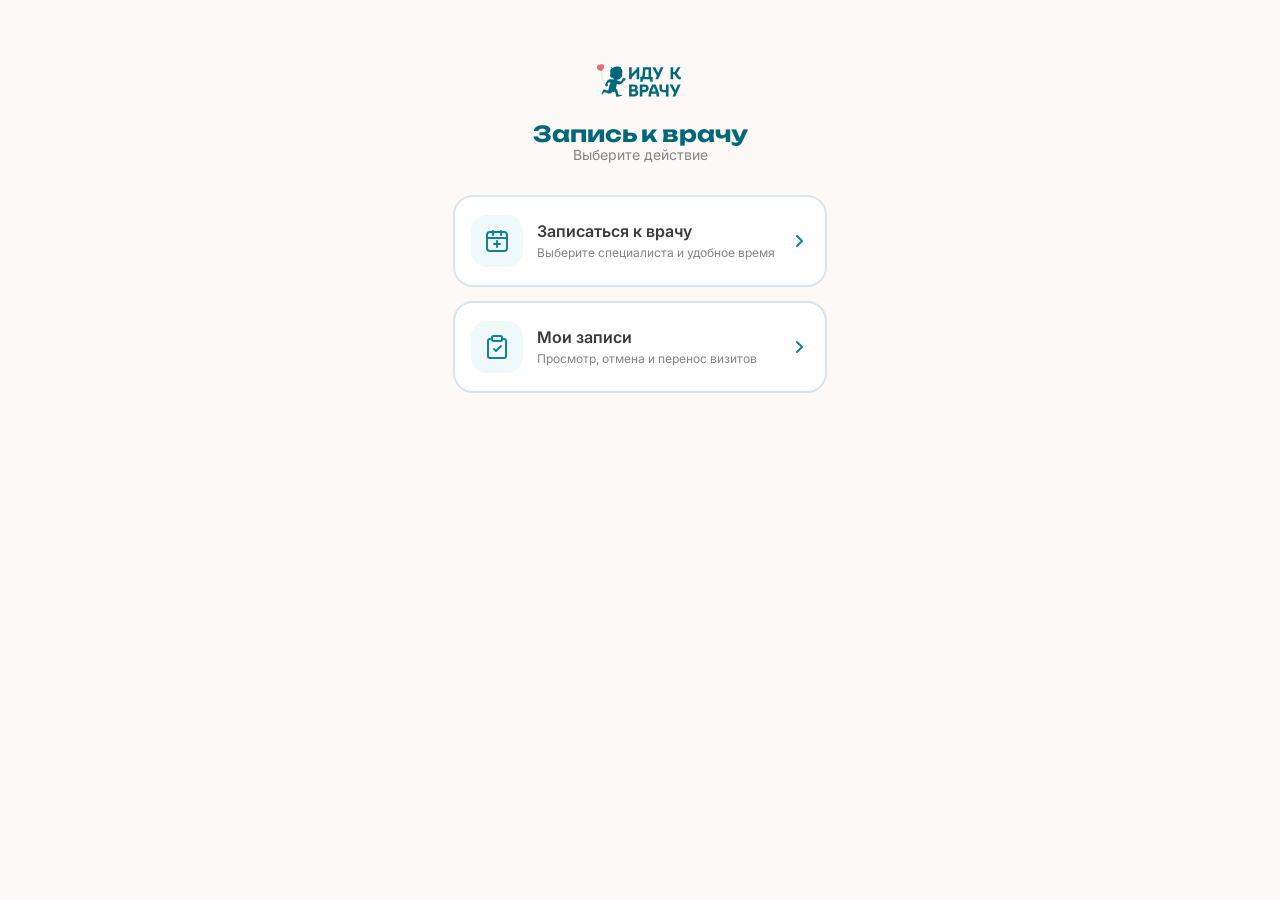
<file: frontend/booking.html>
<!DOCTYPE html>
<html lang="ru">
<head>
  <meta charset="UTF-8">
  <meta name="viewport" content="width=device-width, initial-scale=1.0">
  <title>Запись к врачу | Иду к врачу</title>
  <link rel="preconnect" href="https://fonts.googleapis.com">
  <link rel="preconnect" href="https://fonts.gstatic.com" crossorigin>
  <link href="https://fonts.googleapis.com/css2?family=Inter:wght@400;500;600;700;800&family=Unbounded:wght@500;700&display=swap" rel="stylesheet">
  <link rel="stylesheet" href="styles/main.css?v=20260515b">
  <script src="/frontend/service-icons.js" defer></script>
  <style>
    /* ─── Booking-specific additions ─── */

    /* Step progress bar */
    .booking-progress {
      display: flex;
      align-items: center;
      gap: 6px;
      padding: 0 2px 18px;
    }
    .booking-progress__dot {
      height: 4px;
      border-radius: 99px;
      background: #D9E4EA;
      flex: 1;
      transition: background 0.35s ease, flex 0.35s ease;
    }
    .booking-progress__dot--active {
      background: var(--btn-color);
      flex: 2;
    }
    .booking-progress__dot--done {
      background: #16D0CA66;
    }

    /* Step screens — slide transition */
    .booking-step {
      display: none;
      animation: slideIn 0.28s cubic-bezier(0.22, 1, 0.36, 1);
    }
    .booking-step--active {
      display: block;
    }
    @keyframes slideIn {
      from { opacity: 0; transform: translateX(22px); }
      to   { opacity: 1; transform: translateX(0); }
    }
    @keyframes slideBack {
      from { opacity: 0; transform: translateX(-22px); }
      to   { opacity: 1; transform: translateX(0); }
    }
    .booking-step--back {
      animation: slideBack 0.28s cubic-bezier(0.22, 1, 0.36, 1);
    }

    /* Section title inside steps */
    .step-title {
      margin: 0 0 6px;
      color: #3B3B3B;
      font-size: 18px;
      font-weight: 700;
      line-height: 1.2;
    }
    .step-subtitle {
      margin: 0 0 20px;
      color: #848484;
      font-size: 13px;
      line-height: 1.5;
    }

    /* Service cards */
    .service-list {
      display: grid;
      gap: 12px;
    }
    .service-group {
      display: grid;
      gap: 12px;
    }
    .service-group + .service-group {
      margin-top: 18px;
    }
    .service-group__header {
      display: flex;
      align-items: center;
      gap: 10px;
      padding: 0 4px;
      color: #128395;
    }
    .service-group__header-icon {
      width: 26px;
      height: 26px;
      display: flex;
      align-items: center;
      justify-content: center;
    }
    .service-group__title {
      margin: 0;
      font-size: 13px;
      font-weight: 700;
      text-transform: uppercase;
      letter-spacing: 0.5px;
      color: #128395;
    }
    .service-card {
      display: flex;
      align-items: center;
      gap: 14px;
      padding: 16px;
      border-radius: 18px;
      background: #fff;
      border: 2px solid #D9E4EA;
      cursor: pointer;
      transition: border-color 0.2s, box-shadow 0.2s, transform 0.15s;
      -webkit-tap-highlight-color: transparent;
    }
    .service-card:active {
      transform: scale(0.98);
    }
    .service-card--selected {
      border-color: var(--btn-color);
      box-shadow: 0 0 0 3px rgba(0, 185, 194, 0.12);
    }
    .service-card__icon {
      width: 52px;
      height: 52px;
      border-radius: 14px;
      background: #F0F9FA;
      display: flex;
      align-items: center;
      justify-content: center;
      flex-shrink: 0;
    }
    .service-card__icon img {
      width: 28px;
      height: 28px;
    }
    .service-card__body {
      flex: 1;
    }
    .service-card__title {
      margin: 0 0 4px;
      color: #3B3B3B;
      font-size: 15px;
      font-weight: 600;
      line-height: 1.2;
    }
    .service-card__desc {
      margin: 0;
      color: #848484;
      font-size: 12px;
      line-height: 1.4;
    }
    .service-card__check {
      width: 22px;
      height: 22px;
      border-radius: 50%;
      border: 2px solid #D9E4EA;
      background: #fff;
      display: flex;
      align-items: center;
      justify-content: center;
      flex-shrink: 0;
      transition: background 0.2s, border-color 0.2s;
    }
    .service-card--selected .service-card__check {
      background: var(--btn-color);
      border-color: var(--btn-color);
    }
    .service-card__check img {
      display: none;
    }
    .service-card--selected .service-card__check img {
      display: block;
    }

    /* Clinic list */
    .clinic-list {
      display: grid;
      gap: 12px;
    }
    .clinic-card {
      padding: 16px;
      border-radius: 18px;
      background: #fff;
      border: 2px solid #D9E4EA;
      cursor: pointer;
      transition: border-color 0.2s, box-shadow 0.2s, transform 0.15s;
      -webkit-tap-highlight-color: transparent;
    }
    .clinic-card:active {
      transform: scale(0.98);
    }
    .clinic-card--selected {
      border-color: var(--btn-color);
      box-shadow: 0 0 0 3px rgba(0, 185, 194, 0.12);
    }
    .clinic-card__name {
      margin: 0 0 4px;
      color: #3B3B3B;
      font-size: 15px;
      font-weight: 600;
    }
    .clinic-card__addr {
      margin: 0 0 8px;
      color: #848484;
      font-size: 12px;
      line-height: 1.45;
    }
    .clinic-card__meta {
      display: flex;
      gap: 10px;
      flex-wrap: wrap;
    }
    .clinic-tag {
      display: inline-flex;
      align-items: center;
      height: 22px;
      padding: 0 8px;
      border-radius: 99px;
      background: #E0F7F6;
      color: #128395;
      font-size: 11px;
      font-weight: 600;
    }

    /* Calendar */
    .calendar-header {
      display: flex;
      align-items: center;
      justify-content: space-between;
      margin-bottom: 14px;
    }
    .calendar-month {
      color: #3B3B3B;
      font-size: 15px;
      font-weight: 600;
    }
    .cal-nav {
      width: 34px;
      height: 34px;
      border-radius: 10px;
      border: none;
      background: #F0F9FA;
      color: #128395;
      font-size: 16px;
      display: flex;
      align-items: center;
      justify-content: center;
      cursor: pointer;
      line-height: 1;
    }
    .cal-grid {
      display: grid;
      grid-template-columns: repeat(7, 1fr);
      gap: 4px;
      margin-bottom: 20px;
    }
    .cal-day-label {
      text-align: center;
      font-size: 11px;
      font-weight: 600;
      color: #848484;
      padding-bottom: 6px;
    }
    .cal-day {
      width: 100%;
      aspect-ratio: 1;
      border-radius: 10px;
      border: none;
      background: transparent;
      color: #3B3B3B;
      font-size: 13px;
      font-weight: 500;
      cursor: pointer;
      display: flex;
      align-items: center;
      justify-content: center;
      transition: background 0.15s, color 0.15s;
    }
    .cal-day:hover:not(:disabled):not(.cal-day--selected) {
      background: #E0F7F6;
      color: #128395;
    }
    .cal-day--selected {
      background: var(--btn-color);
      color: #fff;
      font-weight: 700;
    }
    .cal-day--today:not(.cal-day--selected) {
      color: var(--btn-color);
      font-weight: 700;
    }
    .cal-day:disabled {
      color: #D9E4EA;
      cursor: default;
    }
    .cal-day--empty {
      pointer-events: none;
    }

    /* Time slots */
    .slots-label {
      margin: 0 0 10px;
      color: #3B3B3B;
      font-size: 14px;
      font-weight: 600;
    }
    .slots-grid {
      display: grid;
      grid-template-columns: repeat(4, 1fr);
      gap: 8px;
      margin-bottom: 4px;
    }
    .slot-btn {
      padding: 10px 4px;
      border-radius: 12px;
      border: 2px solid #D9E4EA;
      background: #fff;
      color: #3B3B3B;
      font-size: 13px;
      font-weight: 500;
      cursor: pointer;
      text-align: center;
      transition: border-color 0.15s, background 0.15s, color 0.15s;
    }
    .slot-btn--selected {
      border-color: var(--btn-color);
      background: var(--btn-color);
      color: #fff;
      font-weight: 700;
    }
    .slot-btn--busy {
      color: #D9E4EA;
      cursor: default;
      pointer-events: none;
    }

    /* Form */
    .booking-form {
      display: grid;
      gap: 14px;
    }
    .form-group {
      display: flex;
      flex-direction: column;
      gap: 6px;
    }
    .form-label {
      color: #3B3B3B;
      font-size: 13px;
      font-weight: 600;
    }
    .form-label span {
      color: #848484;
      font-weight: 400;
    }
    .form-input {
      width: 100%;
      padding: 12px 14px;
      border-radius: 12px;
      border: 2px solid #D9E4EA;
      background: #fff;
      color: #3B3B3B;
      font-family: "Inter", Arial, sans-serif;
      font-size: 14px;
      outline: none;
      transition: border-color 0.2s;
      box-sizing: border-box;
    }
    .form-input:focus {
      border-color: var(--btn-color);
    }
    .form-input::placeholder {
      color: #C0CDD4;
    }
    .form-input--textarea {
      resize: none;
      min-height: 72px;
      line-height: 1.5;
    }
    .form-hint {
      color: #848484;
      font-size: 11px;
      line-height: 1.4;
    }
    .form-section-title {
      margin: 6px 0 0;
      color: #128395;
      font-size: 12px;
      font-weight: 700;
      text-transform: uppercase;
      letter-spacing: 0.06em;
    }

    /* Summary card */
    .summary-card {
      padding: 18px;
      border-radius: 18px;
      background: #fff;
      border: 2px solid #16D0CA33;
      margin-bottom: 16px;
    }
    .summary-row {
      display: flex;
      align-items: flex-start;
      gap: 10px;
      padding: 10px 0;
      border-bottom: 1px solid #F0F4F5;
    }
    .summary-row:last-child {
      border-bottom: none;
      padding-bottom: 0;
    }
    .summary-row:first-child {
      padding-top: 0;
    }
    .summary-icon {
      width: 34px;
      height: 34px;
      border-radius: 10px;
      background: #F0F9FA;
      display: flex;
      align-items: center;
      justify-content: center;
      flex-shrink: 0;
    }
    .summary-icon img {
      width: 16px;
      height: 16px;
    }
    .summary-label {
      margin: 0 0 2px;
      color: #848484;
      font-size: 11px;
      font-weight: 600;
      text-transform: uppercase;
      letter-spacing: 0.05em;
    }
    .summary-value {
      margin: 0;
      color: #3B3B3B;
      font-size: 14px;
      font-weight: 500;
      line-height: 1.4;
    }

    /* Success screen */
    .success-screen {
      display: flex;
      flex-direction: column;
      align-items: center;
      text-align: center;
      padding-top: 40px;
    }
    .success-icon-wrap {
      width: 88px;
      height: 88px;
      border-radius: 50%;
      background: linear-gradient(135deg, #16D0CA22, #00B9C222);
      display: flex;
      align-items: center;
      justify-content: center;
      margin-bottom: 24px;
    }
    .success-icon-wrap img {
      width: 44px;
      height: 44px;
    }
    .success-title {
      margin: 0 0 10px;
      color: #3B3B3B;
      font-size: 22px;
      font-weight: 700;
      line-height: 1.2;
    }
    .success-text {
      margin: 0 0 28px;
      color: #848484;
      font-size: 14px;
      line-height: 1.6;
      max-width: 280px;
    }
    .success-remind-card {
      width: 100%;
      padding: 16px;
      border-radius: 16px;
      background: #F0F9FA;
      border: 1px solid #16D0CA33;
      margin-bottom: 28px;
      text-align: left;
    }
    .success-remind-label {
      margin: 0 0 4px;
      color: #128395;
      font-size: 11px;
      font-weight: 700;
      text-transform: uppercase;
      letter-spacing: 0.06em;
    }
    .success-remind-text {
      margin: 0;
      color: #3B3B3B;
      font-size: 14px;
      font-weight: 500;
    }

    /* Bottom sticky CTA */
    .booking-cta {
      position: sticky;
      bottom: 0;
      left: 0;
      right: 0;
      padding: 12px 0 20px;
      background: linear-gradient(to top, #fdf9f6 70%, transparent);
      margin: 0 -16px;
      padding-left: 16px;
      padding-right: 16px;
    }

    .btn-booking {
      display: flex;
      align-items: center;
      justify-content: center;
      width: 100%;
      min-height: 52px;
      border-radius: 16px;
      border: none;
      background: var(--btn-color);
      color: #fff;
      font-family: "Inter", Arial, sans-serif;
      font-size: 16px;
      font-weight: 600;
      cursor: pointer;
      transition: transform 0.15s, opacity 0.15s;
      -webkit-tap-highlight-color: transparent;
    }
    .btn-booking:active {
      transform: scale(0.98);
    }
    .btn-booking:disabled {
      opacity: 0.45;
      cursor: default;
      transform: none;
    }
    .btn-booking--secondary {
      background: #E9F5F7;
      color: #128395;
    }

    /* Info tag in topbar */
    .step-badge {
      display: flex;
      align-items: center;
      justify-content: center;
      height: 34px;
      padding: 0 14px;
      border-radius: 16px;
      background: #00B9C2;
    }
    .step-badge__text {
      margin: 0;
      color: #fff;
      font-size: 14px;
      font-weight: 600;
    }

    /* Selected summary strip */
    .selection-strip {
      display: flex;
      align-items: center;
      gap: 8px;
      padding: 10px 14px;
      border-radius: 12px;
      background: #F0F9FA;
      border: 1px solid #16D0CA33;
      margin-bottom: 16px;
    }
    .selection-strip__text {
      margin: 0;
      color: #128395;
      font-size: 13px;
      font-weight: 500;
      line-height: 1.3;
    }

    /* Error state */
    .form-input--error {
      border-color: #F16567;
    }
    .form-error {
      color: #F16567;
      font-size: 11px;
    }

    /* Saved profile banner */
    .profile-banner {
      display: flex;
      align-items: center;
      justify-content: space-between;
      gap: 10px;
      padding: 10px 14px;
      border-radius: 12px;
      background: #E0F7F6;
      border: 1px solid #16D0CA55;
      margin-bottom: 6px;
    }
    .profile-banner__text {
      margin: 0;
      color: #128395;
      font-size: 12px;
      font-weight: 500;
      line-height: 1.4;
    }
    .profile-banner__clear {
      flex-shrink: 0;
      background: none;
      border: none;
      color: #128395;
      font-size: 12px;
      font-weight: 600;
      cursor: pointer;
      padding: 2px 6px;
      border-radius: 6px;
      text-decoration: underline;
      text-underline-offset: 2px;
    }

    /* Loader dots */
    .loader {
      display: flex;
      align-items: center;
      justify-content: center;
      gap: 6px;
      padding: 28px 0;
    }
    .loader__dot {
      width: 8px;
      height: 8px;
      border-radius: 50%;
      background: var(--btn-color);
      animation: bounce 0.9s ease-in-out infinite;
    }
    .loader__dot:nth-child(2) { animation-delay: 0.15s; }
    .loader__dot:nth-child(3) { animation-delay: 0.3s; }
    @keyframes bounce {
      0%, 60%, 100% { transform: translateY(0); opacity: 0.5; }
      30% { transform: translateY(-8px); opacity: 1; }
    }

    /* ─── Doctor cards ─── */
    .doctor-list {
      display: grid;
      gap: 14px;
      margin-bottom: 4px;
    }
    .doctor-card {
      padding: 16px;
      border-radius: 18px;
      background: #fff;
      border: 2px solid #D9E4EA;
      cursor: pointer;
      transition: border-color 0.2s, box-shadow 0.2s;
      -webkit-tap-highlight-color: transparent;
    }
    .doctor-card--selected {
      border-color: var(--btn-color);
      box-shadow: 0 0 0 3px rgba(0,185,194,0.12);
    }
    .doctor-card__top {
      display: flex;
      gap: 12px;
      align-items: flex-start;
      margin-bottom: 12px;
    }
    .doctor-card__avatar {
      width: 56px;
      height: 56px;
      border-radius: 50%;
      flex-shrink: 0;
      display: flex;
      align-items: center;
      justify-content: center;
      font-size: 18px;
      font-weight: 700;
      color: #fff;
      position: relative;
    }
    .doctor-card__avatar-dot {
      display: none;
    }
    .doctor-card__info {
      flex: 1;
    }
    .doctor-card__name {
      margin: 0 0 4px;
      color: #3B3B3B;
      font-size: 15px;
      font-weight: 600;
      line-height: 1.25;
    }
    .doctor-card__spec {
      margin: 0;
      color: #848484;
      font-size: 12px;
      line-height: 1.4;
    }
    .doctor-card__price {
      display: inline-flex;
      align-items: center;
      height: 28px;
      padding: 0 10px;
      border-radius: 99px;
      background: #E0F7F6;
      color: #128395;
      font-size: 13px;
      font-weight: 700;
      white-space: nowrap;
      flex-shrink: 0;
    }
    .doctor-card__tags {
      display: flex;
      flex-wrap: wrap;
      gap: 6px;
      margin-bottom: 14px;
    }
    .doctor-tag {
      display: inline-flex;
      align-items: center;
      gap: 5px;
      height: 26px;
      padding: 0 10px;
      border-radius: 99px;
      background: #F0F9FA;
      color: #3B3B3B;
      font-size: 11px;
      font-weight: 500;
    }
    .doctor-tag img {
      width: 12px;
      height: 12px;
      flex-shrink: 0;
    }
    .doctor-slots-label {
      margin: 0 0 8px;
      color: #3B3B3B;
      font-size: 13px;
      font-weight: 600;
    }
    .doctor-slots {
      display: flex;
      flex-wrap: wrap;
      gap: 8px;
    }
    .doctor-slot {
      padding: 8px 14px;
      border-radius: 12px;
      border: 2px solid #D9E4EA;
      background: #fff;
      color: #3B3B3B;
      font-size: 13px;
      font-weight: 500;
      cursor: pointer;
      transition: border-color 0.15s, background 0.15s, color 0.15s;
    }
    .doctor-slot--selected {
      border-color: var(--btn-color);
      background: var(--btn-color);
      color: #fff;
      font-weight: 700;
    }
    /* ─── Start screen ─── */
    .start-hero {
      display: flex;
      flex-direction: column;
      align-items: center;
      padding: 48px 0 32px;
      text-align: center;
    }
    .start-logo {
      width: 100px;
      height: 40px;
      object-fit: contain;
      margin-bottom: 20px;
    }
    .start-title {
      margin: 0 0 8px;
      color: #006879;
      font-family: "Unbounded", Arial, sans-serif;
      font-size: 22px;
      font-weight: 700;
      line-height: 1.2;
    }
    .start-subtitle {
      margin: 0;
      color: #848484;
      font-size: 14px;
    }
    .start-actions {
      display: grid;
      gap: 14px;
    }
    .start-action-card {
      display: flex;
      align-items: center;
      gap: 14px;
      padding: 18px 16px;
      border-radius: 20px;
      background: #fff;
      border: 2px solid #D9E4EA;
      cursor: pointer;
      text-align: left;
      transition: border-color 0.2s, box-shadow 0.2s, transform 0.15s;
      -webkit-tap-highlight-color: transparent;
      width: 100%;
    }
    .start-action-card:active { transform: scale(0.98); }
    .start-action-card:hover { border-color: var(--btn-color); box-shadow: 0 0 0 3px rgba(0,185,194,0.10); }
    .start-action-icon {
      width: 52px;
      height: 52px;
      border-radius: 16px;
      display: flex;
      align-items: center;
      justify-content: center;
      flex-shrink: 0;
    }
    .start-action-body { flex: 1; }
    .start-action-title {
      margin: 0 0 4px;
      color: #3B3B3B;
      font-size: 16px;
      font-weight: 600;
    }
    .start-action-desc {
      margin: 0;
      color: #848484;
      font-size: 12px;
      line-height: 1.4;
    }
    .start-action-arrow { flex-shrink: 0; }

    /* ─── My appointments screen ─── */
    .appt-empty {
      display: flex;
      flex-direction: column;
      align-items: center;
      text-align: center;
      padding: 48px 16px 0;
      gap: 12px;
    }
    .appt-empty-icon {
      width: 72px;
      height: 72px;
      border-radius: 50%;
      background: #F0F9FA;
      display: flex;
      align-items: center;
      justify-content: center;
    }
    .appt-empty-title {
      margin: 0;
      color: #3B3B3B;
      font-size: 17px;
      font-weight: 600;
    }
    .appt-empty-text {
      margin: 0;
      color: #848484;
      font-size: 14px;
      line-height: 1.55;
      max-width: 260px;
    }
    .appt-card {
      padding: 16px;
      border-radius: 18px;
      background: #fff;
      border: 2px solid #D9E4EA;
      margin-bottom: 12px;
    }
    .appt-card__service {
      margin: 0 0 4px;
      color: #3B3B3B;
      font-size: 15px;
      font-weight: 600;
    }
    .appt-card__clinic {
      margin: 0 0 10px;
      color: #848484;
      font-size: 12px;
    }
    .appt-card__meta {
      display: flex;
      align-items: center;
      justify-content: space-between;
    }
    .appt-card__date {
      color: #128395;
      font-size: 13px;
      font-weight: 600;
    }
    .appt-card__status {
      display: inline-flex;
      align-items: center;
      height: 24px;
      padding: 0 10px;
      border-radius: 99px;
      font-size: 11px;
      font-weight: 600;
    }
    .appt-card__status--upcoming { background: #E0F7F6; color: #128395; }
    .appt-card__status--pending { background: #FFF4E6; color: #E67E22; }
    .appt-card__status--past { background: #F0F4F5; color: #848484; }
    .appt-card__actions {
      display: flex;
      gap: 8px;
      margin-top: 12px;
      padding-top: 12px;
      border-top: 1px solid #EEF2F4;
    }
    .appt-card__btn {
      flex: 1;
      height: 38px;
      border-radius: 99px;
      border: none;
      font-size: 13px;
      font-weight: 600;
      cursor: pointer;
      font-family: inherit;
      transition: opacity .15s ease;
    }
    .appt-card__btn:active { opacity: .7; }
    .appt-card__btn:disabled { opacity: .5; cursor: not-allowed; }
    .appt-card__btn--reschedule { background: #E0F7F6; color: #128395; }
    .appt-card__btn--cancel { background: #FDECEC; color: #D14747; }

    /* ─── Custom Confirm Modal ─── */
    .confirm-overlay {
      position: fixed;
      inset: 0;
      background: rgba(9, 18, 29, 0.55);
      backdrop-filter: blur(6px);
      -webkit-backdrop-filter: blur(6px);
      display: flex;
      align-items: flex-end;
      z-index: 9999;
      opacity: 0;
      pointer-events: none;
      transition: opacity 0.25s ease;
    }
    .confirm-overlay--visible {
      opacity: 1;
      pointer-events: all;
    }
    .confirm-sheet {
      width: 100%;
      background: #fff;
      border-radius: 24px 24px 0 0;
      padding: 8px 20px 32px;
      transform: translateY(100%);
      transition: transform 0.32s cubic-bezier(0.22, 1, 0.36, 1);
      box-shadow: 0 -8px 40px rgba(9, 18, 29, 0.15);
    }
    .confirm-overlay--visible .confirm-sheet {
      transform: translateY(0);
    }
    .confirm-handle {
      width: 40px;
      height: 4px;
      background: #D9E4EA;
      border-radius: 99px;
      margin: 8px auto 20px;
    }
    .confirm-icon {
      width: 64px;
      height: 64px;
      background: #FDECEC;
      border-radius: 50%;
      display: flex;
      align-items: center;
      justify-content: center;
      margin: 0 auto 16px;
    }
    .confirm-title {
      font-family: "Inter", sans-serif;
      font-size: 18px;
      font-weight: 700;
      color: #3B3B3B;
      text-align: center;
      margin: 0 0 8px;
    }
    .confirm-desc {
      font-family: "Inter", sans-serif;
      font-size: 14px;
      color: #848484;
      text-align: center;
      line-height: 1.5;
      margin: 0 0 24px;
    }
    .confirm-actions {
      display: flex;
      flex-direction: column;
      gap: 10px;
    }
    .confirm-btn {
      width: 100%;
      height: 50px;
      border-radius: 99px;
      border: none;
      font-family: "Inter", sans-serif;
      font-size: 15px;
      font-weight: 600;
      cursor: pointer;
      transition: opacity 0.15s ease, transform 0.1s ease;
    }
    .confirm-btn:active { opacity: 0.75; transform: scale(0.98); }
    .confirm-btn--danger { background: #D14747; color: #fff; }
    .confirm-btn--neutral { background: #F0F4F5; color: #3B3B3B; }

  </style>
</head>
<body>
  <main class="app">
    <section class="screen screen--active" id="screen-booking" style="height: auto; min-height: 100vh; padding-bottom: 0;">

      <!-- ── SCREEN 0: Стартовый экран ──────────────────── -->
      <div class="booking-step booking-step--active" id="step-0" data-step="0">
        <div class="start-hero">
          <img class="start-logo" src="materials/img/Цветное лого.svg" alt="Иду к врачу">
          <h1 class="start-title">Запись к врачу</h1>
          <p class="start-subtitle">Выберите действие</p>
        </div>

        <div class="start-actions">
          <button class="start-action-card" id="btn-go-booking" type="button">
            <div class="start-action-icon" style="background: #F0F9FA;">
              <img src="materials/svg/icon-booking-card.svg" alt="" width="28" height="28">
            </div>
            <div class="start-action-body">
              <p class="start-action-title">Записаться к врачу</p>
              <p class="start-action-desc">Выберите специалиста и удобное время</p>
            </div>
            <img class="start-action-arrow" src="materials/svg/icon-chevron-right.svg" alt="" width="20" height="20">
          </button>

          <button class="start-action-card" id="btn-go-appointments" type="button">
            <div class="start-action-icon" style="background: #F0F9FA;">
              <img src="materials/svg/icon-appointments-card.svg" alt="" width="28" height="28">
            </div>
            <div class="start-action-body">
              <p class="start-action-title">Мои записи</p>
              <p class="start-action-desc">Просмотр, отмена и перенос визитов</p>
            </div>
            <img class="start-action-arrow" src="materials/svg/icon-chevron-right.svg" alt="" width="20" height="20">
          </button>
        </div>
      </div>

      <!-- TOPBAR (hidden on step-0) -->
      <header class="topbar" id="booking-topbar" style="display:none;">
        <button class="icon-button" type="button" id="booking-back" aria-label="Назад">
          <img src="materials/svg/icon-arrow.svg" alt="">
        </button>
        <div class="step-badge">
          <p class="step-badge__text" id="booking-badge-text">Запись к врачу</p>
        </div>
      </header>

      <!-- PROGRESS BAR -->
      <div class="booking-progress" id="booking-progress">
        <div class="booking-progress__dot" data-dot="1"></div>
        <div class="booking-progress__dot" data-dot="2"></div>
        <div class="booking-progress__dot" data-dot="3"></div>
        <div class="booking-progress__dot" data-dot="4"></div>
        <div class="booking-progress__dot" data-dot="5"></div>
        <div class="booking-progress__dot" data-dot="6"></div>
        <div class="booking-progress__dot" data-dot="7"></div>
      </div>

      <!-- ── STEP 1: Выбор города ─────────────────────────── -->
      <div class="booking-step" id="step-1" data-step="1">
        <h2 class="step-title">Выберите город</h2>
        <p class="step-subtitle">В других городах запись скоро появится</p>

        <div class="service-list" id="city-list"></div>

        <div class="booking-cta">
          <button class="btn-booking" id="btn-step1-next" disabled>Выбрать клинику →</button>
        </div>
      </div>

      <!-- ── STEP 2: Выбор клиники ────────────────────────── -->
      <div class="booking-step" id="step-2" data-step="2">
        <h2 class="step-title">Выберите клинику</h2>

        <div class="selection-strip" id="strip-city">
          <img src="materials/svg/icon-pin-sm.svg" alt="" width="16" height="16" style="flex-shrink:0">
          <p class="selection-strip__text" id="strip-city-text">—</p>
        </div>

        <div class="clinic-list" id="clinic-list"></div>

        <div class="booking-cta">
          <button class="btn-booking" id="btn-step2-next" disabled>Выбрать услугу →</button>
        </div>
      </div>

      <!-- ── STEP 3: Выбор услуги ───────────────────────── -->
      <div class="booking-step" id="step-3" data-step="3">
        <h2 class="step-title">Выберите услугу</h2>
        <p class="step-subtitle">Укажите направление, по которому хотите записать ребёнка</p>

        <div class="selection-strip" id="strip-clinic">
          <img src="materials/svg/icon-pin-sm.svg" alt="" width="16" height="16" style="flex-shrink:0">
          <p class="selection-strip__text" id="strip-clinic-text">—</p>
        </div>

        <div class="service-list" id="service-list"></div>

        <div class="booking-cta">
          <button class="btn-booking" id="btn-step3-next" disabled>Выбрать дату и время →</button>
        </div>
      </div>

      <!-- ── STEP 4: Дата и время ────────────────────────── -->
      <div class="booking-step" id="step-4" data-step="4">
        <h2 class="step-title">Дата и время</h2>

        <div class="selection-strip" id="strip-service">
          <img src="materials/svg/icon-check-circle-sm.svg" alt="" width="16" height="16" style="flex-shrink:0">
          <p class="selection-strip__text" id="strip-service-text">—</p>
        </div>

        <!-- Mini calendar -->
        <div style="padding: 16px; border-radius: 18px; background: #fff; border: 2px solid #D9E4EA; margin-bottom: 16px;">
          <div class="calendar-header">
            <button class="cal-nav" id="cal-prev">&#8249;</button>
            <span class="calendar-month" id="cal-month-label"></span>
            <button class="cal-nav" id="cal-next">&#8250;</button>
          </div>
          <div class="cal-grid" id="cal-grid"></div>
        </div>

        <!-- Time slots removed — moved to doctor step -->

        <div class="booking-cta">
          <button class="btn-booking" id="btn-step4-dt-next" disabled>Выбрать врача →</button>
        </div>
      </div>

      <!-- ── STEP 5: Врач ─────────────────────────────────────── -->
      <div class="booking-step" id="step-5" data-step="5">
        <h2 class="step-title">Выберите врача</h2>
        <div class="selection-strip" id="strip-date">
          <img src="materials/svg/icon-calendar-sm.svg" alt="" width="16" height="16" style="flex-shrink:0">
          <p class="selection-strip__text" id="strip-date-text">—</p>
        </div>
        <div class="doctor-list" id="doctor-list"></div>
        <div class="booking-cta">
          <button class="btn-booking" id="btn-step5-dr-next" disabled>Заполнить данные →</button>
        </div>
      </div>

      <!-- ── STEP 6: Данные ─────────────────────────────────────── -->
      <div class="booking-step" id="step-6" data-step="6">
        <h2 class="step-title">Данные для записи</h2>
        <p class="step-subtitle">Пожалуйста, проверьте информацию перед записью</p>

        <div class="profile-banner" id="profile-banner" style="display:none;">
          <p class="profile-banner__text">Данные загружены из сохранённого профиля</p>
          <button class="profile-banner__clear" type="button" id="btn-clear-profile">Очистить</button>
        </div>

        <form class="booking-form" id="booking-form" novalidate>
          <p class="form-section-title">Родитель / Опекун</p>

          <div class="form-group">
            <label class="form-label" for="input-parent-name">ФИО родителя</label>
            <input class="form-input" type="text" id="input-parent-name" placeholder="Иванова Мария Сергеевна" autocomplete="name">
          </div>

          <div class="form-group">
            <label class="form-label" for="input-phone">Телефон</label>
            <input class="form-input" type="tel" id="input-phone" placeholder="+7 (___) ___-__-__" autocomplete="tel">
          </div>

          <p class="form-section-title" style="margin-top:8px">Ребёнок</p>

          <div class="form-group">
            <label class="form-label" for="input-child-name">ФИО ребёнка</label>
            <input class="form-input" type="text" id="input-child-name" placeholder="Иванов Дима Павлович">
          </div>

          <div class="form-group">
            <label class="form-label" for="input-child-dob">Дата рождения</label>
            <input class="form-input" type="date" id="input-child-dob">
          </div>

          <div class="form-group">
            <label class="form-label" for="input-comment">Комментарий <span>(необязательно)</span></label>
            <textarea class="form-input form-input--textarea" id="input-comment" placeholder="Особые пожелания или вопросы…" maxlength="300"></textarea>
            <p class="form-hint">Не указывайте диагнозы и медицинские данные в комментарии</p>
          </div>
        </form>

        <div class="booking-cta" style="margin-top: 16px;">
          <button class="btn-booking" id="btn-step6-next">Проверить и подтвердить →</button>
        </div>
      </div>

      <!-- ── STEP 7: Подтверждение ─────────────────────────────── -->
      <div class="booking-step" id="step-7" data-step="7">
        <h2 class="step-title">Проверьте запись</h2>
        <p class="step-subtitle">Убедитесь, что всё верно, и нажмите «Записаться»</p>

        <div class="summary-card" id="summary-card">
          <!-- filled by JS -->
        </div>

        <div style="padding: 14px 16px; border-radius: 14px; background: #FFF8F0; border: 1px solid #FFE0C0; margin-bottom: 24px;">
          <p style="margin: 0; color: #7A4A00; font-size: 12px; line-height: 1.55;">
            После нажатия кнопки мы направим запрос в клинику. Запись можно отменить не позднее чем за 24 часа до визита в разделе «Мои записи».
          </p>
        </div>

        <div class="booking-cta" style="display:flex; flex-direction:column; gap:10px;">
          <button class="btn-booking" id="btn-confirm">Записаться</button>
          <button class="btn-booking btn-booking--secondary" id="btn-edit">Изменить данные</button>
        </div>
      </div>


      <!-- ── SCREEN: Мои записи ─────────────────────────────────── -->
      <div class="booking-step" id="step-appointments" data-step="appointments">
        <div class="appt-empty" id="appt-empty-state">
          <div class="appt-empty-icon">
            <img src="materials/svg/icon-empty-appts.svg" alt="" width="34" height="34">
          </div>
          <p class="appt-empty-title">Записей пока нет</p>
          <p class="appt-empty-text">Здесь появятся ваши предстоящие и прошедшие визиты к врачу</p>
          <button class="btn-booking" id="btn-appt-go-booking" style="width:100%; margin-top:8px;">Записаться к врачу</button>
        </div>
        <div id="appt-list" style="display:none;"></div>
      </div>

      <!-- ── STEP 8: Успех ───────────────────────────────────── -->
      <div class="booking-step" id="step-8" data-step="8">
        <div class="success-screen">
          <div class="success-icon-wrap">
            <img src="materials/svg/icon-success-check.svg" alt="" width="44" height="44">
          </div>
          <h2 class="success-title">Вы записаны!</h2>
          <p class="success-text" id="success-text">Ваша запись подтверждена. Бот напомнит за 3 часа до визита.</p>

          <div class="success-remind-card" id="success-card">
            <!-- filled by JS -->
          </div>

          <button class="btn-booking" id="btn-done" style="width:100%; margin-bottom: 12px;">На главную</button>
          <button class="btn-booking btn-booking--secondary" id="btn-my-appointments" style="width:100%;">Мои записи</button>
        </div>
      </div>

    </section>
  </main>

  <script>
    // ─── Profile (saved user data) ──────────────────────────────────────────
    const PROFILE_KEY = 'booking_profile';

    function getTgInitData() {
      const real = window.Telegram?.WebApp?.initData || '';
      if (real) return real;
      const tgId = new URLSearchParams(window.location.search).get('tg_id');
      if (tgId && /^\d+$/.test(tgId)) {
        const userJson = JSON.stringify({ id: parseInt(tgId, 10) });
        return 'user=' + encodeURIComponent(userJson);
      }
      return '';
    }

    function _profileFromLocalStorage() {
      try {
        const raw = JSON.parse(localStorage.getItem(PROFILE_KEY));
        if (!raw) return null;
        // normalize old localStorage keys to API keys
        return {
          parent_fio: raw.parent_fio || raw.parentName || '',
          phone: raw.phone || '',
          child_fio: raw.child_fio || raw.childName || '',
          child_birth_date: raw.child_birth_date || raw.childDob || '',
        };
      } catch { return null; }
    }

    async function fetchProfile() {
      const initData = getTgInitData();
      if (!initData) return _profileFromLocalStorage();
      try {
        const res = await fetch('/api/profile', {
          headers: { 'X-Tg-Init-Data': initData },
        });
        if (!res.ok) return null;
        return await res.json();
      } catch { return null; }
    }

    async function persistProfile(data) {
      const initData = getTgInitData();
      if (!initData) {
        localStorage.setItem(PROFILE_KEY, JSON.stringify(data));
        return null;
      }
      try {
        const res = await fetch('/api/profile', {
          method: 'PUT',
          headers: { 'Content-Type': 'application/json', 'X-Tg-Init-Data': initData },
          body: JSON.stringify(data),
        });
        if (res.ok) {
          const json = await res.json();
          return json.child_id || null;
        }
      } catch {}
      return null;
    }

    function fillFormFromProfile(profile) {
      document.getElementById('input-parent-name').value = profile.parent_fio || '';
      document.getElementById('input-phone').value = profile.phone || '';
      document.getElementById('input-child-name').value = profile.child_fio || '';
      document.getElementById('input-child-dob').value = profile.child_birth_date || '';
    }

    async function clearProfile() {
      localStorage.removeItem(PROFILE_KEY);
      ['input-parent-name','input-phone','input-child-name','input-child-dob'].forEach(id => {
        document.getElementById(id).value = '';
      });
      document.getElementById('profile-banner').style.display = 'none';
      const initData = getTgInitData();
      if (initData) {
        try {
          await fetch('/api/profile', {
            method: 'PUT',
            headers: { 'Content-Type': 'application/json', 'X-Tg-Init-Data': initData },
            body: JSON.stringify({ parent_fio: '', phone: '', child_fio: '', child_birth_date: '2000-01-01' }),
          });
        } catch {}
      }
    }

    // ─── State ──────────────────────────────────────────────────────────────
    const state = {
      serviceId: null,
      serviceName: '',
      cityId: null,
      cityName: '',
      clinicId: null,
      clinicName: '',
      clinicAddr: '',
      doctorId: null,
      doctorName: null,
      doctorSpec: null,
      doctorSlots: [],     // [{time, busy}] for selected date
      date: null,          // Date object
      slot: null,          // "HH:MM"
      parentName: '',
      phone: '',
      childName: '',
      childDob: '',
      comment: '',
      childId: null,       // DB id из ChildProfile
      rescheduleId: null,  // если задано — режим переноса записи
    };

    // Restore persisted step
    const STORAGE_KEY = 'booking_step';
    let currentStep = parseInt(localStorage.getItem(STORAGE_KEY) || '0', 10);
    if (typeof currentStep === 'number' && currentStep > 7) currentStep = 0;

    // ─── Catalog cache (always reloaded from API) ──────────────────────────
    let SERVICES = [];          // [{id, name, description, icon, ...}]
    let CITIES = [];            // [{id, name, region, is_active}]
    let CLINICS = [];           // [{id, name, city_id, address, phone, worktime, service_ids, is_active}]
    let DOCTORS = [];           // [{id, name, spec, clinic_id, exp_years, min_age, color, initials, is_active}]

    function localDateStr(d) {
      const y = d.getFullYear();
      const m = String(d.getMonth() + 1).padStart(2, '0');
      const day = String(d.getDate()).padStart(2, '0');
      return `${y}-${m}-${day}`;
    }

    async function fetchJson(url) {
      const res = await fetch(url);
      if (!res.ok) throw new Error(`${url} ${res.status}`);
      return res.json();
    }

    async function loadServices()     { SERVICES = await fetchJson('/api/services'); }
    async function loadCities()       { CITIES   = await fetchJson('/api/cities'); }
    async function loadClinics(cityId){ CLINICS  = await fetchJson(`/api/clinics?city_id=${cityId}`); }
    async function loadDoctors(clinicId){ DOCTORS = await fetchJson(`/api/doctors?clinic_id=${clinicId}`); }
    async function loadDoctorSlots(doctorId, date) {
      return fetchJson(`/api/doctors/${doctorId}/slots?date=${localDateStr(date)}`);
    }

    function getServiceById(id) { return SERVICES.find(s => s.id === id); }
    function getClinicById(id)  { return CLINICS.find(c => c.id === id); }

    // ─── Calendar state ──────────────────────────────────────────────────────
    const today = new Date();
    today.setHours(0,0,0,0);
    let calYear = today.getFullYear();
    let calMonth = today.getMonth();

    const MONTHS_RU = ['Январь','Февраль','Март','Апрель','Май','Июнь',
                       'Июль','Август','Сентябрь','Октябрь','Ноябрь','Декабрь'];
    const DAYS_SHORT = ['Пн','Вт','Ср','Чт','Пт','Сб','Вс'];

    function renderCalendar() {
      const label = document.getElementById('cal-month-label');
      label.textContent = `${MONTHS_RU[calMonth]} ${calYear}`;

      const grid = document.getElementById('cal-grid');
      grid.innerHTML = '';

      // Day labels
      DAYS_SHORT.forEach(d => {
        const el = document.createElement('div');
        el.className = 'cal-day-label';
        el.textContent = d;
        grid.appendChild(el);
      });

      // First weekday (Mon=0)
      const first = new Date(calYear, calMonth, 1);
      let startOffset = first.getDay() - 1;
      if (startOffset < 0) startOffset = 6;

      for (let i = 0; i < startOffset; i++) {
        const el = document.createElement('div');
        el.className = 'cal-day cal-day--empty';
        grid.appendChild(el);
      }

      const daysInMonth = new Date(calYear, calMonth + 1, 0).getDate();
      for (let d = 1; d <= daysInMonth; d++) {
        const date = new Date(calYear, calMonth, d);
        const btn = document.createElement('button');
        btn.type = 'button';
        btn.className = 'cal-day';
        btn.textContent = d;

        const isPast = date < today;
        const isSun = date.getDay() === 0;
        if (isPast || isSun) {
          btn.disabled = true;
        } else {
          btn.addEventListener('click', () => selectDate(date));
        }

        if (date.toDateString() === today.toDateString()) btn.classList.add('cal-day--today');
        if (state.date && date.toDateString() === state.date.toDateString()) btn.classList.add('cal-day--selected');

        grid.appendChild(btn);
      }
    }

    function selectDate(date) {
      state.date = date;
      state.slot = null;
      state.doctorId = null;
      state.doctorName = null;
      state.doctorSpec = null;
      state.doctorSlots = [];
      renderCalendar();
      updateStep4CTA();
    }

    function updateStep4CTA() {
      document.getElementById('btn-step4-dt-next').disabled = !state.date;
    }

    // ─── Summary ─────────────────────────────────────────────────────────────
    function buildSummary() {
      const d = state.date;
      const dateStr = d ? d.toLocaleDateString('ru-RU', { day: 'numeric', month: 'long', weekday: 'long' }) : '—';

      const rows = [
        {
          icon: `<img src="materials/svg/icon-check-circle-sm.svg" alt="" width="16" height="16">`,
          label: 'Услуга',
          value: state.serviceName || '—'
        },
        {
          icon: `<img src="materials/svg/icon-pin-sm.svg" alt="" width="16" height="16">`,
          label: 'Клиника',
          value: state.clinicId ? `${state.clinicName}\n${state.clinicAddr || ''}`.trim() : '—'
        },
        {
          icon: `<img src="materials/svg/icon-calendar-sm.svg" alt="" width="16" height="16">`,
          label: 'Дата и время',
          value: `${dateStr}\n${state.slot}`
        },
        {
          icon: `<img src="materials/svg/icon-doctor-sm.svg" alt="" width="16" height="16">`,
          label: 'Врач',
          value: state.doctorName ? `${state.doctorName}\n${state.doctorSpec}` : '—'
        },
        {
          icon: `<img src="materials/svg/icon-person-sm.svg" alt="" width="16" height="16">`,
          label: 'Родитель',
          value: `${state.parentName}\n${state.phone}`
        },
        {
          icon: `<img src="materials/svg/icon-child-sm.svg" alt="" width="16" height="16">`,
          label: 'Ребёнок',
          value: `${state.childName}\nДата рождения: ${state.childDob ? formatDob(state.childDob) : '—'}`
        },
      ];

      if (state.comment) {
        rows.push({
          icon: `<img src="materials/svg/icon-comment-sm.svg" alt="" width="16" height="16">`,
          label: 'Комментарий',
          value: state.comment
        });
      }

      document.getElementById('summary-card').innerHTML = rows.map(r => `
        <div class="summary-row">
          <div class="summary-icon">${r.icon}</div>
          <div>
            <p class="summary-label">${r.label}</p>
            <p class="summary-value">${r.value.replace(/\n/g, '<br>')}</p>
          </div>
        </div>
      `).join('');
    }

    function formatDob(iso) {
      if (!iso) return '—';
      const [y,m,d] = iso.split('-');
      return `${d}.${m}.${y}`;
    }

    function buildSuccessCard() {
      const d = state.date;
      const dateStr = d ? d.toLocaleDateString('ru-RU', { day: 'numeric', month: 'long', weekday: 'long' }) : '—';
      const doctorLine = state.doctorName
        ? `${state.doctorName}${state.doctorSpec ? ' · ' + state.doctorSpec : ''}`
        : '—';
      document.getElementById('success-card').innerHTML = `
        <p class="success-remind-label">Ваша запись</p>
        <p class="success-remind-text" style="margin-bottom:8px">${doctorLine}</p>
        <p class="success-remind-text" style="color:#848484; font-size:13px; font-weight:400; margin-bottom:4px">${state.clinicName || ''}</p>
        <p class="success-remind-text" style="color:#128395">${dateStr}, ${state.slot}</p>
      `;
      document.getElementById('success-text').textContent =
        `Запись подтверждена. Бот напомнит вам за 3 часа до визита — ${state.slot}.`;
    }

    // ─── Step navigation ─────────────────────────────────────────────────────
    const BADGE_LABELS = {
      1: 'Город',
      2: 'Клиника',
      3: 'Услуга',
      4: 'Дата',
      5: 'Врач',
      6: 'Ваши данные',
      7: 'Подтверждение',
      8: 'Запись',
      appointments: 'Мои записи',
    };

    function goToStep(n, back = false) {
      document.querySelectorAll('.booking-step--active').forEach(el => {
        el.classList.remove('booking-step--active', 'booking-step--back');
      });

      const next = document.getElementById(typeof n === 'number' ? `step-${n}` : `step-${n}`);
      if (back) next.classList.add('booking-step--back');
      else next.classList.remove('booking-step--back');
      next.classList.add('booking-step--active');

      currentStep = n;
      localStorage.setItem(STORAGE_KEY, n);

      document.getElementById('booking-badge-text').textContent = state.rescheduleId
        ? 'Перенос записи'
        : (BADGE_LABELS[n] || 'Запись к врачу');

      // Adjust step 7 confirm UI for reschedule mode
      if (n === 7) {
        const confirmBtn = document.getElementById('btn-confirm');
        const editBtn = document.getElementById('btn-edit');
        const subtitle = document.querySelector('#step-7 .step-subtitle');
        confirmBtn.disabled = false;
        if (state.rescheduleId) {
          confirmBtn.textContent = 'Перенести запись';
          editBtn.style.display = 'none';
          if (subtitle) subtitle.textContent = 'Подтвердите новый день и время визита';
        } else {
          confirmBtn.textContent = 'Записаться';
          editBtn.style.display = '';
          if (subtitle) subtitle.textContent = 'Убедитесь, что всё верно, и нажмите «Записаться»';
        }
      }

      // Progress dots
      const dots = document.querySelectorAll('.booking-progress__dot');
      const totalSteps = 7;
      dots.forEach((dot, i) => {
        const dotStep = i + 1;
        dot.classList.remove('booking-progress__dot--active', 'booking-progress__dot--done');
        if (dotStep === Math.min(n, totalSteps)) dot.classList.add('booking-progress__dot--active');
        else if (dotStep < Math.min(n, totalSteps)) dot.classList.add('booking-progress__dot--done');
      });

      // Hide topbar+progress on step-0 and success; show on others
      const hideChrome = (n === 0 || n === 8);
      document.getElementById('booking-progress').style.display = hideChrome ? 'none' : 'flex';
      document.getElementById('booking-topbar').style.display = hideChrome ? 'none' : '';
      // appointments screen also hides progress
      if (n === 'appointments') {
        document.getElementById('booking-progress').style.display = 'none';
      }

      // Pre-fill form from saved profile when entering step 6
      if (n === 6) {
        fetchProfile().then(profile => {
          if (profile && (profile.parent_fio || profile.child_fio)) {
            fillFormFromProfile(profile);
            state.childId = profile.child_id || null;
            document.getElementById('profile-banner').style.display = 'flex';
          } else {
            document.getElementById('profile-banner').style.display = 'none';
          }
        });
      }

      window.scrollTo({ top: 0, behavior: 'smooth' });
    }

    // ─── Step 1 logic (город) ─────────────────────────────────────────────────
    function renderCities() {
      const list = document.getElementById('city-list');
      list.innerHTML = '';
      const active = CITIES.filter(c => c.is_active);
      if (!active.length) {
        list.innerHTML = '<p style="color:#848484;font-size:13px;text-align:center;padding:24px 0">Нет доступных городов</p>';
        document.getElementById('btn-step1-next').disabled = true;
        return;
      }
      active.forEach(city => {
        const selected = state.cityId === city.id;
        const card = document.createElement('div');
        card.className = 'service-card' + (selected ? ' service-card--selected' : '');
        card.tabIndex = 0;
        card.innerHTML = `
          <div class="service-card__icon">
            <img src="materials/svg/icon-pin-md.svg" alt="" width="28" height="28">
          </div>
          <div class="service-card__body">
            <p class="service-card__title">${city.name}</p>
            <p class="service-card__desc">${city.region || ''}</p>
          </div>
          <div class="service-card__check">
            <img src="materials/svg/icon-check-white.svg" alt="" width="12" height="9">
          </div>
        `;
        card.addEventListener('click', () => {
          if (state.cityId !== city.id) {
            state.cityId = city.id;
            state.cityName = city.name;
            // город сменился — сбрасываем нижестоящий выбор
            state.clinicId = null; state.clinicName = ''; state.clinicAddr = '';
            state.serviceId = null; state.serviceName = '';
            state.doctorId = null; state.doctorName = null; state.doctorSpec = null;
          }
          renderCities();
          document.getElementById('btn-step1-next').disabled = false;
        });
        list.appendChild(card);
      });
      document.getElementById('btn-step1-next').disabled = !state.cityId;
    }

    document.getElementById('btn-step1-next').addEventListener('click', async () => {
      try { await loadClinics(state.cityId); } catch (e) { /* ignore */ }
      renderClinics();
      goToStep(2);
    });

    // ─── Step 2 logic (клиника) ───────────────────────────────────────────────
    function renderClinics() {
      const list = document.getElementById('clinic-list');
      list.innerHTML = '';
      const stripCity = document.getElementById('strip-city-text');
      if (stripCity) stripCity.textContent = state.cityName || '—';
      const filtered = CLINICS.filter(c => c.is_active);
      if (!filtered.length) {
        list.innerHTML = '<p style="color:#848484;font-size:13px;text-align:center;padding:24px 0">В выбранном городе нет доступных клиник</p>';
        document.getElementById('btn-step2-next').disabled = true;
        return;
      }
      filtered.forEach(clinic => {
        const selected = state.clinicId === clinic.id;
        const card = document.createElement('div');
        card.className = 'clinic-card' + (selected ? ' clinic-card--selected' : '');
        card.tabIndex = 0;
        const tags = [];
        if (clinic.worktime) tags.push(`<span class="clinic-tag">${clinic.worktime}</span>`);
        card.innerHTML = `
          <p class="clinic-card__name">${clinic.name}</p>
          <p class="clinic-card__addr">${clinic.address || ''}</p>
          <div class="clinic-card__meta">${tags.join('')}</div>
        `;
        card.addEventListener('click', () => {
          if (state.clinicId !== clinic.id) {
            state.clinicId = clinic.id;
            state.clinicName = clinic.name;
            state.clinicAddr = clinic.address || '';
            // клиника сменилась — сбрасываем услугу/врача
            state.serviceId = null; state.serviceName = '';
            state.doctorId = null; state.doctorName = null; state.doctorSpec = null;
          }
          renderClinics();
          document.getElementById('btn-step2-next').disabled = false;
        });
        list.appendChild(card);
      });
      document.getElementById('btn-step2-next').disabled = !state.clinicId;
    }

    document.getElementById('btn-step2-next').addEventListener('click', async () => {
      const stripClinic = document.getElementById('strip-clinic-text');
      if (stripClinic) stripClinic.textContent = state.clinicAddr ? `${state.clinicName} · ${state.clinicAddr}` : state.clinicName;
      try { if (!SERVICES.length) await loadServices(); } catch (e) { /* ignore */ }
      renderServices();
      goToStep(3);
    });

    // ─── Step 3 logic (услуга) ────────────────────────────────────────────────
    function renderServices() {
      const list = document.getElementById('service-list');
      list.innerHTML = '';
      // показываем только услуги, оказываемые выбранной клиникой
      const clinic = getClinicById(state.clinicId);
      const allowedIds = new Set(clinic ? (clinic.service_ids || []) : []);
      const available = SERVICES.filter(s => allowedIds.has(s.id));
      if (!available.length) {
        list.innerHTML = '<p style="color:#848484;font-size:13px;text-align:center;padding:24px 0">У выбранной клиники нет услуг — отметьте их в админке</p>';
        document.getElementById('btn-step3-next').disabled = true;
        return;
      }

      // Группируем услуги по направлениям для визуального разделения
      const groupsMap = new Map();
      available.forEach(svc => {
        const key = svc.direction_id ?? `__nodir_${svc.id}`;
        if (!groupsMap.has(key)) {
          groupsMap.set(key, {
            id: svc.direction_id,
            name: svc.direction_name || '',
            icon: svc.direction_icon || '',
            services: [],
          });
        }
        groupsMap.get(key).services.push(svc);
      });

      const renderCard = (svc) => {
        const selected = state.serviceId === svc.id;
        const card = document.createElement('div');
        card.className = 'service-card' + (selected ? ' service-card--selected' : '');
        card.tabIndex = 0;
        card.dataset.serviceId = String(svc.id);
        const iconHtml = (window.renderServiceIconHTML
          ? window.renderServiceIconHTML(svc.icon, 28)
          : `<span style="font-size:24px;line-height:1">${svc.icon || '⚕️'}</span>`);
        card.innerHTML = `
          <div class="service-card__icon" style="color:#128395">${iconHtml}</div>
          <div class="service-card__body">
            <p class="service-card__title">${svc.name}</p>
            <p class="service-card__desc">${svc.description || ''}</p>
          </div>
          <div class="service-card__check">
            <img src="materials/svg/icon-check-white.svg" alt="" width="12" height="9">
          </div>
        `;
        card.addEventListener('click', () => {
          state.serviceId = svc.id;
          state.serviceName = svc.name;
          renderServices();
          document.getElementById('btn-step3-next').disabled = false;
        });
        return card;
      };

      const showHeaders = groupsMap.size > 1;
      groupsMap.forEach(group => {
        const wrap = document.createElement('div');
        wrap.className = 'service-group';
        if (showHeaders && group.name) {
          const head = document.createElement('div');
          head.className = 'service-group__header';
          const iconHtml = (window.renderServiceIconHTML
            ? window.renderServiceIconHTML(group.icon, 22)
            : `<span style="font-size:18px;line-height:1">${group.icon || '⚕️'}</span>`);
          head.innerHTML = `<span class="service-group__header-icon">${iconHtml}</span><p class="service-group__title">${group.name}</p>`;
          wrap.appendChild(head);
        }
        group.services.forEach(svc => wrap.appendChild(renderCard(svc)));
        list.appendChild(wrap);
      });
      document.getElementById('btn-step3-next').disabled = !state.serviceId;
    }

    document.getElementById('btn-step3-next').addEventListener('click', () => {
      document.getElementById('strip-service-text').textContent = state.serviceName || '—';
      renderCalendar();
      goToStep(4);
    });

    // ─── Step 4 logic (календарь) ─────────────────────────────────────────────
    document.getElementById('cal-prev').addEventListener('click', () => {
      const now = new Date();
      if (calYear === now.getFullYear() && calMonth === now.getMonth()) return;
      calMonth--;
      if (calMonth < 0) { calMonth = 11; calYear--; }
      renderCalendar();
    });
    document.getElementById('cal-next').addEventListener('click', () => {
      calMonth++;
      if (calMonth > 11) { calMonth = 0; calYear++; }
      renderCalendar();
    });

    document.getElementById('btn-step4-dt-next').addEventListener('click', () => { renderDoctors(); goToStep(5); });
    // ─── Step 5 logic (врач) ──────────────────────────────────────────────────────
    async function renderDoctors() {
      const d = state.date;
      if (d) {
        const dateStr = d.toLocaleDateString('ru-RU', { day: 'numeric', month: 'long', weekday: 'long' });
        document.getElementById('strip-date-text').textContent = dateStr;
      }

      const list = document.getElementById('doctor-list');
      list.innerHTML = '<div class="loader"><div class="loader__dot"></div><div class="loader__dot"></div><div class="loader__dot"></div></div>';

      try {
        if (state.clinicId) await loadDoctors(state.clinicId);
      } catch (e) { DOCTORS = []; }

      list.innerHTML = '';
      if (!DOCTORS.length) {
        list.innerHTML = '<p style="color:#848484;font-size:13px;text-align:center;padding:24px 0">В выбранной клинике нет доступных врачей</p>';
        document.getElementById('btn-step5-dr-next').disabled = true;
        return;
      }

      // Загружаем слоты по каждому врачу для выбранной даты
      const slotsByDoctor = {};
      await Promise.all(DOCTORS.map(async doc => {
        try { slotsByDoctor[doc.id] = await loadDoctorSlots(doc.id, state.date); }
        catch { slotsByDoctor[doc.id] = []; }
      }));

      DOCTORS.forEach(doc => {
        const card = document.createElement('div');
        const isSelected = state.doctorId === doc.id;
        card.className = 'doctor-card' + (isSelected ? ' doctor-card--selected' : '');
        const initials = doc.initials || (doc.name || '').split(' ').map(p => p[0]).filter(Boolean).slice(0,2).join('').toUpperCase();
        const expLabel = `Стаж: ${doc.exp_years || 0} лет`;
        const ageLabel = `С ${doc.min_age || 0} лет`;
        const addrLabel = state.clinicAddr || (getClinicById(doc.clinic_id)?.address || '');
        const slots = (slotsByDoctor[doc.id] || []).filter(s => !s.busy);
        const slotsHtml = slots.length
          ? slots.map(s =>
              `<button type="button" class="doctor-slot${isSelected && state.slot === s.time ? ' doctor-slot--selected' : ''}" data-doctor="${doc.id}" data-time="${s.time}">${s.time}</button>`
            ).join('')
          : '<p style="color:#848484;font-size:12px;margin:4px 0">Нет доступного времени</p>';

        card.innerHTML = `
          <div class="doctor-card__top">
            <div class="doctor-card__avatar" style="background:${doc.color || '#16a085'};${doc.avatar ? 'overflow:hidden;' : ''}">
              ${doc.avatar
                ? `<img src="${doc.avatar}" alt="" style="width:100%;height:100%;object-fit:cover;border-radius:50%;">`
                : initials}
              <div class="doctor-card__avatar-dot"></div>
            </div>
            <div class="doctor-card__info">
              <p class="doctor-card__name">${doc.name}</p>
              <p class="doctor-card__spec">${doc.spec || ''}</p>
            </div>
            <span class="doctor-card__price">2000 ₽</span>
          </div>
          <div class="doctor-card__tags">
            <span class="doctor-tag">
              <img src="materials/svg/icon-clock-xs.svg" alt="" width="12" height="12">
              ${expLabel}
            </span>
            <span class="doctor-tag">
              <img src="materials/svg/icon-person-xs.svg" alt="" width="12" height="12">
              ${ageLabel}
            </span>
            ${addrLabel ? `<span class="doctor-tag">
              <img src="materials/svg/icon-pin-xs.svg" alt="" width="12" height="12">
              ${addrLabel}
            </span>` : ''}
          </div>
          <p class="doctor-slots-label">Доступное время:</p>
          <div class="doctor-slots">${slotsHtml}</div>
        `;

        card.querySelectorAll('.doctor-slot:not([disabled])').forEach(btn => {
          btn.addEventListener('click', (e) => {
            e.preventDefault();
            e.stopPropagation();
            state.doctorId = doc.id;
            state.doctorName = doc.name;
            state.doctorSpec = doc.spec || '';
            state.slot = btn.dataset.time;

            list.querySelectorAll('.doctor-card--selected').forEach(c => c.classList.remove('doctor-card--selected'));
            list.querySelectorAll('.doctor-slot--selected').forEach(s => s.classList.remove('doctor-slot--selected'));
            card.classList.add('doctor-card--selected');
            btn.classList.add('doctor-slot--selected');

            document.getElementById('btn-step5-dr-next').disabled = false;
          });
        });

        list.appendChild(card);
      });

      document.getElementById('btn-step5-dr-next').disabled = !(state.doctorId && state.slot);
    }

    document.getElementById('btn-step5-dr-next').addEventListener('click', () => {
      if (state.rescheduleId) {
        buildSummary();
        goToStep(7);
      } else {
        goToStep(6);
      }
    });



    // ─── Step 6 logic (форма) ─────────────────────────────────────────────────
    // Phone mask
    const phoneInput = document.getElementById('input-phone');
    phoneInput.addEventListener('input', (e) => {
      let v = e.target.value.replace(/\D/g,'');
      if (v.startsWith('8')) v = '7' + v.slice(1);
      if (v.startsWith('7')) {
        v = v.slice(0, 11);
        let out = '+7';
        if (v.length > 1) out += ' (' + v.slice(1, 4);
        if (v.length >= 4) out += ') ' + v.slice(4, 7);
        if (v.length >= 7) out += '-' + v.slice(7, 9);
        if (v.length >= 9) out += '-' + v.slice(9, 11);
        e.target.value = out;
      }
    });

    function validateForm() {
      const parent = document.getElementById('input-parent-name').value.trim();
      const phone = document.getElementById('input-phone').value.trim();
      const child = document.getElementById('input-child-name').value.trim();
      const dob = document.getElementById('input-child-dob').value;
      return parent.length >= 2 && phone.length >= 11 && child.length >= 2 && dob;
    }

    document.getElementById('btn-step6-next').addEventListener('click', async () => {
      // Validate
      const fields = [
        { el: document.getElementById('input-parent-name'), min: 2 },
        { el: document.getElementById('input-phone'), min: 11 },
        { el: document.getElementById('input-child-name'), min: 2 },
        { el: document.getElementById('input-child-dob'), min: 1 },
      ];
      let valid = true;
      fields.forEach(f => {
        const v = f.el.value.trim().replace(/\D/g,'').length >= f.min
               || f.el.value.trim().length >= f.min;
        if (!v) { f.el.classList.add('form-input--error'); valid = false; }
        else f.el.classList.remove('form-input--error');
      });
      if (!valid) return;

      state.parentName = document.getElementById('input-parent-name').value.trim();
      state.phone = document.getElementById('input-phone').value.trim();
      state.childName = document.getElementById('input-child-name').value.trim();
      state.childDob = document.getElementById('input-child-dob').value;
      state.comment = document.getElementById('input-comment').value.trim();

      const savedChildId = await persistProfile({
        parent_fio: state.parentName,
        phone: state.phone,
        child_fio: state.childName,
        child_birth_date: state.childDob,
      });
      if (savedChildId) state.childId = savedChildId;
      buildSummary();
      goToStep(7);
    });

    // ─── Step 7 logic (подтверждение) ────────────────────────────────────────
    document.getElementById('btn-edit').addEventListener('click', () => goToStep(6, true));

    document.getElementById('btn-confirm').addEventListener('click', async () => {
      const btn = document.getElementById('btn-confirm');
      btn.disabled = true;
      btn.textContent = 'Отправка…';

      const initData = getTgInitData();
      const originalLabel = state.rescheduleId ? 'Перенести запись' : 'Записаться';
      if (initData) {
        const dt = new Date(state.date);
        const [h, m] = state.slot.split(':');
        dt.setHours(parseInt(h), parseInt(m), 0, 0);

        if (state.rescheduleId) {
          try {
            const res = await fetch(`/api/appointments/${state.rescheduleId}/reschedule`, {
              method: 'PATCH',
              headers: { 'Content-Type': 'application/json', 'X-Tg-Init-Data': initData },
              body: JSON.stringify({ slot_datetime: dt.toISOString() }),
            });
            if (!res.ok) {
              const errText = await res.text().catch(() => '');
              alert(`Не удалось перенести запись (${res.status}): ${errText}`);
              btn.disabled = false;
              btn.textContent = originalLabel;
              return;
            }
          } catch (e) {
            alert(`Ошибка сети: ${e?.message || e}`);
            btn.disabled = false;
            btn.textContent = originalLabel;
            return;
          }
        } else {
          if (!state.childId) {
            const newChildId = await persistProfile({
              parent_fio: state.parentName,
              phone: state.phone,
              child_fio: state.childName,
              child_birth_date: state.childDob,
            });
            if (newChildId) state.childId = newChildId;
          }
          try {
            const body = JSON.stringify({
              clinic_id: state.clinicId,
              service_id: state.serviceId,
              child_id: state.childId || null,
              slot_datetime: dt.toISOString(),
              comment: state.comment || null,
            });
            const doPost = () => fetch('/api/appointments', {
              method: 'POST',
              headers: { 'Content-Type': 'application/json', 'X-Tg-Init-Data': initData },
              body,
            });
            let res = await doPost();
            if (res.status === 403) {
              const errText = await res.clone().text().catch(() => '');
              if (errText.includes('Consent required')) {
                // implicit consent on first booking via WebApp
                try {
                  await fetch('/api/consent?version=webapp_v1', {
                    method: 'POST',
                    headers: { 'X-Tg-Init-Data': initData },
                  });
                  res = await doPost();
                } catch (_) { /* fall through to error handling */ }
              }
            }
            if (!res.ok) {
              const errText = await res.text().catch(() => '');
              alert(`Не удалось сохранить запись (${res.status}): ${errText}`);
              btn.disabled = false;
              btn.textContent = originalLabel;
              return;
            }
          } catch (e) {
            alert(`Ошибка сети: ${e?.message || e}`);
            btn.disabled = false;
            btn.textContent = originalLabel;
            return;
          }
        }
      }

      const wasReschedule = !!state.rescheduleId;
      buildSuccessCard();
      const d = state.date;
      window._completedAppointment = {
        service: state.serviceName || '',
        clinic: state.clinicName || '',
        doctor: state.doctorName || '',
        date: d ? d.toLocaleDateString('ru-RU', {day:'numeric', month:'long', weekday:'short'}) : '',
        time: state.slot || '',
      };
      const successTitle = document.querySelector('#step-8 .success-title');
      const successText = document.getElementById('success-text');
      if (wasReschedule) {
        if (successTitle) successTitle.textContent = 'Запись перенесена';
        if (successText) successText.textContent = 'Новый день и время визита сохранены. Бот напомнит за 3 часа.';
      } else {
        if (successTitle) successTitle.textContent = 'Запись отправлена!';
        if (successText) successText.textContent = 'Заявка передана администратору клиники. Мы пришлём уведомление в чат, как только запись подтвердят.';
      }
      state.rescheduleId = null;
      goToStep(8);
      localStorage.removeItem(STORAGE_KEY);
    });

    // ─── Step 6 logic ─────────────────────────────────────────────────────────
    document.getElementById('btn-done').addEventListener('click', () => {
      goToStep(0);
    });
    document.getElementById('btn-my-appointments').addEventListener('click', () => {
      renderAppointments();
      goToStep('appointments');
    });

    // ─── Back button logic ────────────────────────────────────────────────────
    document.getElementById('booking-back').addEventListener('click', () => {
      if (state.rescheduleId && (currentStep === 4 || currentStep === 5 || currentStep === 7)) {
        if (currentStep === 7) { goToStep(5, true); return; }
        if (currentStep === 5) { goToStep(4, true); return; }
        // currentStep === 4 → выходим из режима переноса в список записей
        state.rescheduleId = null;
        renderAppointments();
        goToStep('appointments', true);
        return;
      }
      if (currentStep === 'appointments' || currentStep <= 1) {
        state.rescheduleId = null;
        goToStep(0, true);
        return;
      }
      goToStep(currentStep - 1, true);
    });


    // ─── Step 0 (start screen) ────────────────────────────────────────────────
    async function startBookingFlow() {
      try { await loadCities(); } catch (e) { /* network errors показываем пустым списком */ }
      renderCities();
      goToStep(1);
    }
    document.getElementById('btn-go-booking').addEventListener('click', startBookingFlow);
    document.getElementById('btn-go-appointments').addEventListener('click', () => {
      renderAppointments();
      goToStep('appointments');
    });

    // ─── Appointments screen ──────────────────────────────────────────────────
    async function renderAppointments() {
      const list = document.getElementById('appt-list');
      const empty = document.getElementById('appt-empty-state');

      empty.style.display = 'none';
      list.style.display = 'block';
      list.innerHTML = '<div class="loader"><div class="loader__dot"></div><div class="loader__dot"></div><div class="loader__dot"></div></div>';

      const initData = getTgInitData();
      if (initData) {
        try {
          const res = await fetch('/api/appointments', {
            headers: { 'X-Tg-Init-Data': initData },
          });
          if (res.ok) {
            const appointments = await res.json();
            window._appointmentsCache = appointments;
            if (appointments.length > 0) {
              list.innerHTML = appointments.map(a => {
                const dtStr = a.slot_datetime.includes('Z') || a.slot_datetime.includes('+') ? a.slot_datetime : a.slot_datetime + 'Z';
                const dt = new Date(dtStr);
                const dateStr = dt.toLocaleDateString('ru-RU', { day: 'numeric', month: 'long', weekday: 'short' });
                const timeStr = dt.toLocaleTimeString('ru-RU', { hour: '2-digit', minute: '2-digit' });
                const isFuture = dt > new Date();
                const pending = a.status === 'pending' && isFuture;
                const upcoming = a.status === 'scheduled' && isFuture;
                const active = pending || upcoming;
                const statusLabel = pending
                  ? 'Ожидает подтверждения'
                  : upcoming
                    ? 'Предстоит'
                    : a.status === 'cancelled' ? 'Отменена' : 'Прошла';
                const statusClass = pending
                  ? 'appt-card__status--pending'
                  : upcoming ? 'appt-card__status--upcoming' : 'appt-card__status--past';
                const canCancel = active && (dt - new Date()) >= 24 * 60 * 60 * 1000;
                const actions = active ? `
                    <div class="appt-card__actions">
                      <button class="appt-card__btn appt-card__btn--reschedule" data-action="reschedule" data-id="${a.id}" ${upcoming ? '' : 'disabled title="Доступно после подтверждения"'}>Перенести</button>
                      <button class="appt-card__btn appt-card__btn--cancel" data-action="cancel" data-id="${a.id}" ${canCancel ? '' : 'disabled title="Отмена возможна не позднее чем за 24 часа"'}>Отменить</button>
                    </div>
                ` : '';
                return `
                  <div class="appt-card">
                    <p class="appt-card__service">${a.service_name}</p>
                    <p class="appt-card__clinic">${a.clinic_name}</p>
                    <div class="appt-card__meta">
                      <span class="appt-card__date">${dateStr}, ${timeStr}</span>
                      <span class="appt-card__status ${statusClass}">${statusLabel}</span>
                    </div>
                    ${actions}
                  </div>
                `;
              }).join('');
              return;
            }
            list.style.display = 'none';
            list.innerHTML = '';
            empty.style.display = '';
            return;
          }
        } catch {}
      }

      if (window._completedAppointment) {
        const a = window._completedAppointment;
        list.innerHTML = `
          <div class="appt-card">
            <p class="appt-card__service">${a.service}</p>
            <p class="appt-card__clinic">${a.clinic} · ${a.doctor}</p>
            <div class="appt-card__meta">
              <span class="appt-card__date">${a.date}, ${a.time}</span>
              <span class="appt-card__status appt-card__status--upcoming">Предстоит</span>
            </div>
          </div>
        `;
      } else {
        list.style.display = 'none';
        list.innerHTML = '';
        empty.style.display = '';
      }
    }

    document.getElementById('btn-appt-go-booking').addEventListener('click', startBookingFlow);

    async function cancelAppointmentById(id) {
      const initData = getTgInitData();
      if (!initData) {
        (window.Telegram?.WebApp?.showAlert || alert)('Не удалось определить пользователя');
        return;
      }
      try {
        const res = await fetch(`/api/appointments/${id}`, {
          method: 'DELETE',
          headers: { 'X-Tg-Init-Data': initData },
        });
        if (!res.ok) {
          const err = await res.json().catch(() => ({}));
          throw new Error(err.detail || 'Не удалось отменить запись');
        }
        await renderAppointments();
      } catch (e) {
        (window.Telegram?.WebApp?.showAlert || alert)(e.message || 'Ошибка отмены');
      }
    }

    async function startReschedule(a) {
      state.rescheduleId = a.id;
      state.serviceId = a.service_id;
      state.serviceName = a.service_name || '';
      state.clinicId = a.clinic_id;
      state.clinicName = a.clinic_name || '';
      state.clinicAddr = '';
      state.cityId = null;
      state.cityName = '';
      state.date = null;
      state.slot = null;
      state.doctorId = null;
      state.doctorName = null;
      state.doctorSpec = null;

      // Подтягиваем фактическую клинику, чтобы знать её адрес и город
      try {
        if (!SERVICES.length) await loadServices();
        const svc = getServiceById(a.service_id);
        if (svc) state.serviceName = svc.name;
      } catch {}
      try {
        if (!CITIES.length) await loadCities();
        // Найдём город клиники через /api/clinics для каждого активного города
        for (const city of CITIES.filter(c => c.is_active)) {
          const list = await fetchJson(`/api/clinics?city_id=${city.id}`);
          const found = list.find(c => c.id === a.clinic_id);
          if (found) {
            state.cityId = city.id;
            state.cityName = city.name;
            state.clinicAddr = found.address || '';
            CLINICS = list;
            break;
          }
        }
      } catch {}

      const _rsDtStr = a.slot_datetime.includes('Z') || a.slot_datetime.includes('+') ? a.slot_datetime : a.slot_datetime + 'Z';
      const dt = new Date(_rsDtStr);
      calYear = dt.getFullYear();
      calMonth = dt.getMonth();
      renderCalendar();
      updateStep4CTA();

      const stripClinic = document.getElementById('strip-clinic-text');
      if (stripClinic) stripClinic.textContent = state.clinicAddr ? `${state.clinicName} · ${state.clinicAddr}` : state.clinicName;

      const stripService = document.getElementById('strip-service-text');
      if (stripService) stripService.textContent = state.serviceName || '—';

      const badge = document.getElementById('booking-badge-text');
      if (badge) badge.textContent = 'Перенос записи';

      goToStep(4);
    }

    document.getElementById('appt-list').addEventListener('click', async (ev) => {
      const btn = ev.target.closest('button[data-action]');
      if (!btn) return;
      const id = Number(btn.dataset.id);
      const action = btn.dataset.action;

      if (action === 'cancel') {
        const proceed = await showCancelConfirm();
        if (!proceed) return;
        await cancelAppointmentById(id);
      } else if (action === 'reschedule') {
        const appt = (window._appointmentsCache || []).find(x => x.id === id);
        if (!appt) {
          (window.Telegram?.WebApp?.showAlert || alert)('Не удалось загрузить данные записи');
          return;
        }
        startReschedule(appt);
      }
    });
    document.getElementById('btn-clear-profile').addEventListener('click', clearProfile);

    // ─── Custom confirm dialog ────────────────────────────────────────────────
    function showCancelConfirm() {
      return new Promise((resolve) => {
        const overlay = document.getElementById('confirm-overlay');
        const btnOk = document.getElementById('confirm-btn-ok');
        const btnCancel = document.getElementById('confirm-btn-cancel');

        const sheet = overlay.querySelector('.confirm-sheet');

        const close = (result) => {
          sheet.style.transition = '';
          sheet.style.transform = '';
          overlay.classList.remove('confirm-overlay--visible');
          btnOk.removeEventListener('click', onOk);
          btnCancel.removeEventListener('click', onCancel);
          overlay.removeEventListener('click', onBackdrop);
          sheet.removeEventListener('touchstart', onTouchStart);
          resolve(result);
        };
        const onOk = () => close(true);
        const onCancel = () => close(false);
        const onBackdrop = (e) => { if (e.target === overlay) close(false); };

        // ── Swipe to dismiss ──────────────────────────────────────────────────
        let startY = 0, lastY = 0, startTime = 0;

        const onTouchStart = (e) => {
          startY = e.touches[0].clientY;
          lastY = startY;
          startTime = Date.now();
          sheet.style.transition = 'none';
          sheet.addEventListener('touchmove', onTouchMove, { passive: true });
          sheet.addEventListener('touchend', onTouchEnd, { once: true });
        };

        const onTouchMove = (e) => {
          const dy = e.touches[0].clientY - startY;
          lastY = e.touches[0].clientY;
          if (dy > 0) sheet.style.transform = `translateY(${dy}px)`;
        };

        const onTouchEnd = () => {
          sheet.removeEventListener('touchmove', onTouchMove);
          const dy = lastY - startY;
          const velocity = dy / (Date.now() - startTime);
          if (dy > 120 || velocity > 0.5) {
            sheet.style.transition = 'transform 0.25s ease';
            sheet.style.transform = `translateY(100%)`;
            setTimeout(() => close(false), 220);
          } else {
            sheet.style.transition = 'transform 0.3s cubic-bezier(0.22, 1, 0.36, 1)';
            sheet.style.transform = '';
          }
        };

        sheet.addEventListener('touchstart', onTouchStart, { passive: true });
        // ─────────────────────────────────────────────────────────────────────

        btnOk.addEventListener('click', onOk);
        btnCancel.addEventListener('click', onCancel);
        overlay.addEventListener('click', onBackdrop);

        requestAnimationFrame(() => {
          overlay.classList.add('confirm-overlay--visible');
        });
      });
    }

    // ─── Init ─────────────────────────────────────────────────────────────────
    const _params = new URLSearchParams(window.location.search);
    if (_params.get('screen') === 'appointments') {
      renderAppointments();
      goToStep('appointments');
    } else {
      goToStep(0);
    }
  </script>

  <!-- ── Custom Cancel Confirm Modal ─────────────────────────────────────── -->
  <div class="confirm-overlay" id="confirm-overlay" role="dialog" aria-modal="true">
    <div class="confirm-sheet">
      <div class="confirm-handle"></div>
      <div class="confirm-icon">
        <img src="materials/svg/icon-alert.svg" alt="" width="32" height="32">
      </div>
      <h2 class="confirm-title">Отменить запись?</h2>
      <p class="confirm-desc">Запись будет отменена.<br>Это действие нельзя отменить.</p>
      <div class="confirm-actions">
        <button class="confirm-btn confirm-btn--danger" id="confirm-btn-ok">Отменить запись</button>
        <button class="confirm-btn confirm-btn--neutral" id="confirm-btn-cancel">Оставить</button>
      </div>
    </div>
  </div>
</body>
</html>
</file>
<file: frontend/styles/main.css>
:root {
  --bg: #09121d;
  --app-bg: #fdf9f6;
  --card: #ffffff;
  --title: #3B3B3B;
  --text: #848484;
  --muted: #69818d;
  --stroke: #d9e4ea;
  --brand: #12c7d4;
  --brand-dark: #006879;
  --btn-color: #00B9C2;
  --shadow: 0 18px 38px rgba(18, 37, 45, 0.12);
}

*,
*::before,
*::after {
  box-sizing: border-box;
}

html,
body {
  margin: 0;
  min-height: 100%;
}

body {
  font-family: "Inter", Arial, sans-serif;
  color: var(--text);
  background: transparent;
}

button {
  font: inherit;
}

main {
  background: var(--app-bg);
}

.app {
  min-height: 100vh;
  display: flex;
  justify-content: center;
  align-items: flex-start;
  padding: 0;
}

.phone {
  position: relative;
  width: 390px;
  height: 844px;
  padding-bottom: 88px;
  background: var(--app-bg);
  overflow: hidden;
}

.screen {
  display: none;
  padding: 14px 16px 28px;
}

.screen--active {
  display: block;
}

.screen--welcome h1 {
  font-family: "Unbounded", Arial, sans-serif;
  line-height: 1.05;
}

.screen-label {
  margin: 0 0 6px;
  color: var(--brand-dark);
  font-size: 0.76rem;
  font-weight: 800;
  letter-spacing: 0.08em;
  text-transform: uppercase;
}

.screen h1 {
  color: var(--brand-dark);
}

.screen h1,
.screen h2,
.screen h3 {
  margin: 0;
  line-height: 1.1;
}

.screen h2,
.screen h3 {
  color: var(--title);
}

.screen h2 {
  font-size: 18px;
}

.screen h3 {
  font-size: 16px;
  font-weight: 500;
}

.screen-text,
.info-item p,
.module-card p,
.content-card p,
.specialist-card p,
.story-card p,
.story-hero p {
  line-height: 1.55;
}

.welcome-card,
.banner-card,
.module-card,
.specialist-card,
.content-card,
.story-hero,
.story-card {
  background: var(--card);
  border-radius: 24px;
  box-shadow: var(--shadow);
}

.welcome-card,
.banner-card,
.module-card,
.specialist-card,
.content-card,
.story-hero,
.story-card {
  padding: 18px;
}

.content-card {
  box-shadow: none;
  border: 2px solid #16D0CA33;
}

.welcome-card {
  width: calc(100% + 32px);
  min-height: 700px;
  margin: -14px -16px 0;
  padding: 60px 16px 0;
  display: flex;
  flex-direction: column;
  align-items: center;
  justify-content: space-between;
  position: relative;
  background: var(--app-bg);
  border-radius: 0;
  box-shadow: none;
  overflow: hidden;
}

.welcome-card::before {
  content: "";
  position: absolute;
  top: 40%;
  left: -125px;
  transform: translateY(-50%);
  width: 250px;
  height: 250px;
  border-radius: 250px;
  background: #16D0CA1A;
  z-index: 0;
}

.welcome-card::after {
  content: "";
  position: absolute;
  right: -200px;
  bottom: -50px;
  width: 462px;
  height: 462px;
  border-radius: 462px;
  background: #1283951A;
  z-index: 0;
}

.welcome-card > * {
  position: relative;
  z-index: 1;
}

.welcome-title {
  font-size: 24px;
}

.welcome-img {
  width: 234px;
  height: 316px;
  margin: 0 0 14px;
  object-fit: contain;
}

.welcome-logo {
  width: 110px;
  height: 44px;
  margin-bottom: 0;
  object-fit: contain;
}

.illustration {
  position: relative;
  height: 248px;
  margin: 18px 0;
  border-radius: 30px;
  background: linear-gradient(180deg, #dff7fa, #ffffff);
  overflow: hidden;
}

.illustration-circle {
  position: absolute;
  left: 22px;
  bottom: 34px;
  width: 176px;
  height: 176px;
  border-radius: 50%;
  background: rgba(18, 199, 212, 0.14);
}

.illustration-card {
  position: absolute;
  background: #fff;
  border-radius: 20px;
  box-shadow: 0 12px 24px rgba(0, 104, 121, 0.12);
}

.illustration-card--large {
  top: 34px;
  right: 30px;
  width: 138px;
  height: 92px;
}

.illustration-card--small {
  right: 58px;
  bottom: 30px;
  width: 106px;
  height: 72px;
}

.illustration-doctor {
  position: absolute;
  left: 42px;
  bottom: 0;
  width: 168px;
  height: 184px;
  border-radius: 84px 84px 16px 16px;
  background:
    linear-gradient(180deg, #ffcfbf 0 25%, transparent 25%),
    linear-gradient(90deg, #f16567 0 34%, #ffffff 34% 68%, #12c7d4 68%);
}

.info-list,
.module-list,
.content-list,
.story-list {
  display: grid;
  gap: 12px;
}

.info-list {
  margin-bottom: 18px;
}

.info-item {
  padding: 16px 18px;
  border-radius: 20px;
  background: rgba(255, 255, 255, 0.74);
  border: 1px solid rgba(217, 228, 234, 0.92);
}

.info-item strong {
  display: block;
  margin-bottom: 6px;
}

.info-item-icon-container {
  width: 56px;
  height: 56px;
  border-radius: 14px;
  background: #F0F9FA;
  display: flex;
  align-items: center;
  justify-content: center;
  margin-bottom: 20px;
}

.info-item-text {
  margin-top: 10px;
}

.info-item-price-container-text {
  display: inline-flex;
  align-items: center;
  justify-content: center;
  background-color: #E0F7F6;
  height: 24px;
  width: fit-content;
  padding: 4px 10px;
  border-radius: 12px;
}

.info-item-price {
  color: #128395 !important;
  font-size: 12px;
}

.info-item-price-container-text .info-item-price {
  color: #128395 !important;
}

.info-item-price-container {
  display: flex;
  align-items: center;
  justify-content: space-between;
}

.info-item-button {
  background-color: #00B9C2;
  border: none;
  height: 32px;
  display: flex;
  align-items: center;
  justify-content: center;
  padding: 8px 16px;
  border-radius: 10px;
  text-decoration: none;
}

.info-item-button-text {
  color: white;
  font-size: 14px;
  margin: 0;
}

.info-text {
  margin-top: 5px;
  font-size: 12px;
}

.info-item-price-container-text-paid {
  background-color: #FFF4E6;
}

.info-item-price-paid {
  color: #E67E22;
}

.info-item-button-paid {
  background-color: #E67E22;
  gap: 5px;
}

.purchase-dialog {
  position: absolute;
  inset: 0;
  z-index: 30;
  display: flex;
  align-items: flex-end;
  justify-content: center;
  pointer-events: none;
}

.purchase-dialog[hidden] {
  display: none;
}

.purchase-dialog.is-open {
  opacity: 1;
  pointer-events: auto;
}

.purchase-dialog__backdrop {
  position: absolute;
  inset: 0;
  border: none;
  background: rgba(0, 0, 0, 0.2);
  opacity: 0;
  padding: 0;
  cursor: pointer;
  transition: opacity 0.28s ease;
}

.purchase-dialog__content {
  position: relative;
  width: 100%;
  height: 50%;
  max-height: 422px;
  padding: 24px;
  background: #fff;
  border-radius: 24px 24px 0 0;
  box-shadow: 0 20px 40px rgba(0, 0, 0, 0.18);
  overflow-y: auto;
  z-index: 1;
  opacity: 0;
  transform: translateY(40px);
  transition: opacity 0.32s ease, transform 0.32s cubic-bezier(0.22, 1, 0.36, 1);
}

.purchase-dialog.is-open .purchase-dialog__backdrop {
  opacity: 1;
}

.purchase-dialog.is-open .purchase-dialog__content {
  opacity: 1;
  transform: translateY(0);
}

.purchase-dialog__title {
  margin: 0 0 10px;
  color: #3B3B3B;
  font-size: 16px;
}

.purchase-dialog__text {
  margin: 0;
  color: #848484;
  font-size: 12px;
  line-height: 1.5;
}

.purchase-dialog__price-container {
  margin-top: 20px;
  margin-bottom: 30px;
  padding: 16px;
  border-radius: 16px;
  background: #F0F9FA;
}

.purchase-dialog__price-container-text {
  display: flex;
  align-items: center;
  justify-content: space-between;
  gap: 10px;
  flex-wrap: wrap;
}

.purchase-dialog__price-container-text-title {
  margin: 0;
  color: #515151;
  font-size: 14px;
}

.purchase-dialog__price-container-text-price {
  margin: 0;
  color: #128395;
  font-size: 20px;
  font-weight: 700;
}

.purchase-dialog__price-container-text-description {
  margin: 0;
  color: #848484;
  font-size: 12px;
}

.purchase-dialog__content-list {
  margin-top: 16px;
}

.purchase-dialog__content-list-title {
  margin: 0 0 20px;
  color: #3B3B3B;
  font-size: 14px;
}

.purchase-dialog__content-list-items {
  margin: 0;
  padding: 0;
  list-style: none;
  display: grid;
  gap: 10px;
}

.purchase-dialog__content-list-item {
  display: flex;
  align-items: center;
  gap: 8px;
  color: #515151;
  font-size: 14px;
}

.purchase-dialog__content-list-item img {
  width: 15px;
  height: 15px;
  flex-shrink: 0;
}

.purchase-dialog__button {
  border: none;
  border-radius: 10px;
  padding: 10px 14px;
  font-size: 14px;
  cursor: pointer;
  margin-top: 25px;
}

.purchase-dialog__button_secondary {
  background: #eef5f6;
  color: var(--text);
}

.purchase-dialog__button_primary {
  background: #00B9C2;
  color: #fff;
  width: 100%;
}


.topbar {
  display: grid;
  grid-template-columns: 44px 1fr;
  gap: 12px;
  align-items: start;
  margin-bottom: 12px;
}

.icon-button {
  width: 44px;
  height: 44px;
  border: 0;
  border-radius: 20px;
  background: #16D0CA33;
  color: var(--brand-dark);
  box-shadow: var(--shadow);
  cursor: pointer;
}

.icon-button img {
  width: 20px;
  height: 20px;
}

.module-head,
.content-top {
  display: flex;
  gap: 12px;
  align-items: start;
}

.content-top > div:not(.content-top-icon) {
  flex: 1;
  min-width: 0;
}

.content-top-icon {
  width: 48px;
  height: 48px;
  display: flex;
  align-items: center;
  justify-content: center;
  background: #F0F9FA;
  border-radius: 14px;
  flex-shrink: 0;
}

.content-top-icon-parents {
  background-color: #16D0CA;
}

.module-type {
  margin: 0 0 6px;
  color: #128395;
  font-size: 12px;
  font-weight: 600;
}

.content-card-title {
  margin: 0 0 6px;
  color: #3B3B3B;
  font-size: 14px;
}

.content-card-description {
  margin: 0 !important;
  color: #848484;
  font-size: 12px;
}

.content-card-actions {
  display: flex;
  align-items: center;
  justify-content: space-between;
  gap: 12px;
}

.content-card-time {
  display: flex;
  align-items: center;
  gap: 6px;
}

.content-card-time-text {
  margin: 0 !important;
  color: #848484;
  font-size: 12px;
}

.content-card-button {
  width: 106px !important;
  height: 38px;
  min-height: 38px;
  border-radius: 10px;
  justify-content: space-between;
  padding: 0 12px;
  margin-top: 0;
  margin-bottom: 0;
  flex-shrink: 0;
}

.content-card-button-parents  {
  width: 116px !important;
}

.content-card-button p {
  margin: 0;
  font-size: 14px;
}

.content-section-title {
  margin-bottom: 16px !important;
  color: #3B3B3B !important;
  font-family: "Inter", Arial, sans-serif;
  font-weight: 600 !important;
  font-size: 18px !important;
  line-height: 24px !important;
  letter-spacing: 0;
}

.content-card-list {
  display: grid;
  gap: 15px;
}

.content-card-parents {
  background-color: #F0FDF44D;
  border-color: #DCFCE7;
}

.screen-header-badge {
  display: flex;
  align-items: center;
  justify-content: center;
  background: #00B9C2;
  border-radius: 16px;
  min-height: 34px;
}

.screen-header-badge__text {
  margin: 0;
  color: #fff;
  font-family: "Inter", Arial, sans-serif;
  font-weight: 600;
  font-size: 14px;
  line-height: 24px;
  letter-spacing: 0;
  text-align: center;
}

.dentist-story-image {
  display: block;
  width: 100%;
  max-width: 100%;
  height: auto;
  margin: 0 auto 16px;
}

#blood-story-image {
  width: 65%;
}

#screen-blood-story.screen--active,
#screen-dentist-story.screen--active {
  display: flex;
  flex-direction: column;
  min-height: 100vh;
}

#screen-blood-story .dentist-story-title {
  margin: 8px 0 16px !important;
}

#screen-blood-story .dentist-story-text {
  padding: 16px;
  margin-bottom: 12px;
}

#screen-blood-story .dentist-story-buttons,
#screen-dentist-story .dentist-story-buttons {
  margin-top: auto;
  padding: 16px 0;
}

#screen-dentist-story .dentist-story-title {
  margin: 8px 0 16px !important;
}

#screen-dentist-story .dentist-story-text {
  padding: 16px;
  margin-bottom: 12px;
}

.dentist-story-title {
  margin: 15px 0 30px !important;
  color: #3B3B3B !important;
  font-weight: 600 !important;
  font-size: 18px !important;
  line-height: 24px !important;
}

.dentist-story-text {
  margin-bottom: 16px;
  padding: 25px;
  border: 1px solid #16D0CA33;
  border-radius: 16px;
  background: linear-gradient(135deg, rgba(22, 208, 202, 0.05) 0%, rgba(0, 185, 194, 0.05) 100%);
}

.dentist-story-text p {
  margin: 0;
  color: #1E2939;
  font-size: 14px;
  line-height: 1.5;
}

.dentist-story-buttons {
  display: flex;
  justify-content: space-between;
  gap: 12px;
  border-top: #E5E7EB solid 1px;
  margin-top: 30px;
  padding: 30px 0 30px;
}

.dentist-story-button {
  display: flex;
  align-items: center;
  justify-content: space-between;
  flex-direction: row;
  width: 161px;
  height: 48px;
  padding-left: 30px;
  padding-right: 30px;
  border-radius: 10px;
  cursor: pointer;
  border: 2px solid #D1D5DC;
}

.dentist-story-button p {
  margin: 0;
  font-size: 14px;
  line-height: 1;
}

.dentist-story-button--secondary {
  background-color: #FFFFFF;
  color: #364153;
}

.dentist-story-button--secondary:disabled {
  color: #D1D5DC;
}

.dentist-story-button--primary {
  background-color: #16D0CA;
  color: #FFFFFF;
}

.dentist-story-button--final {
  justify-content: center;
}

.dentist-story-button:disabled {
  opacity: 0.55;
  cursor: default;
}

.badge {
  display: inline-flex;
  align-items: center;
  min-height: 28px;
  padding: 4px 10px;
  border-radius: 999px;
  background: rgba(18, 199, 212, 0.12);
  color: var(--brand-dark);
  font-size: 0.78rem;
  font-weight: 700;
}

.badge-soft {
  background: rgba(18, 199, 212, 0.12);
  color: var(--brand-dark);
}

/* .module-card p,
.content-card p {
  margin: 10px 0 16px;
} */

.button {
  display: inline-flex;
  align-items: center;
  justify-content: space-between;
  width: auto;
  min-height: 34px;
  padding: 0 18px;
  border: 0;
  border-radius: 16px;
  font-weight: 600;
  text-decoration: none;
  cursor: pointer;
  transition: transform 0.2s ease;
  color: #fff;
  background: var(--btn-color);
}

.button:active {
  transform: scale(0.98);
}

.button-full {
  width: 100%;
}

/* .button-primary {
  margin-top: 50px;
  margin-bottom: 20px;
} */

.button-secondary {
  color: var(--brand-dark);
  background: #e9f5f7;
}

.welcome-action {
  margin-top: 40px;
  margin-bottom: 25px;
  justify-content: center;
}

.welcome-action__text {
  margin: 0;
  text-align: center;
}

.specialist-card {
  display: grid;
  grid-template-columns: 56px 1fr;
  gap: 14px;
  margin-bottom: 12px;
}

.specialist-icon {
  width: 56px;
  height: 56px;
  display: flex;
  align-items: center;
  justify-content: center;
  border-radius: 18px;
  background: linear-gradient(135deg, var(--brand), var(--brand-dark));
  color: #fff;
  font-size: 1.22rem;
  font-weight: 800;
}

.story-hero {
  margin-bottom: 12px;
  background:
    linear-gradient(145deg, rgba(18, 199, 212, 0.1), rgba(255, 255, 255, 1)),
    var(--card);
}

.story-step {
  display: inline-flex;
  margin-bottom: 10px;
  padding: 6px 10px;
  border-radius: 999px;
  background: rgba(18, 199, 212, 0.12);
  color: var(--brand-dark);
  font-size: 0.82rem;
  font-weight: 700;
}

.story-hero h3,
.story-card strong {
  margin-bottom: 8px;
  display: block;
}

.progress-line {
  width: 100%;
  height: 8px;
  margin: 4px 0 10px;
  overflow: hidden;
  border-radius: 999px;
  background: #e5eef1;
}

.progress-line span {
  display: block;
  height: 100%;
  background: linear-gradient(90deg, var(--brand), var(--brand-dark));
}

.progress-line--large {
  margin-top: 12px;
}

.progress-caption {
  margin: 0 0 16px;
  color: var(--muted);
  font-size: 0.85rem;
}

.reccomend-card-list {
  padding: 0 5px;
}

.content-section-title {
  font-size: 18px !important;
  font-weight: 600 !important;
  margin-bottom: 0 !important;
}

.content-section-description {
  font-size: 12px !important;
  font-weight: 400 !important;
  margin-top: 8px !important;
}

.reccomend-card {
  padding: 15px 20px 15px 20px;
  border: none;
  background-color: transparent;
}

.reccomend-card-title {
  color: #128395;
  font-size: 16px;
  font-weight: 700;
  margin-bottom: 17px;
}

.reccomend-card-list-items {
  font-size: 12px;
  font-weight: 400;
  width: 100%;
  padding-left: 15px !important;
}

.reccomend-card-buttons {
  display: flex;
  align-items: center;
  justify-content: space-between;
  font-size: 14px;
  font-weight: 500;
  border-top: 1px solid #E5E7EB;
  padding-top: 30px;
}

.reccomend-card-button {
  width: 165px;
  display: flex;
  align-items: center;
  justify-content: center;
  gap: 10px;
  border-radius: 10px;
  text-decoration: none;
}

.reccomend-card-button--secondary {
  color: #364153;
  border: 2px solid #D1D5DC;
  background-color: white;
}

.reccomend-card-button--primary {
  color: white;
  background: #16D0CA;

  border: none;
}

.consent-gate__body {
  display: flex;
  flex-direction: column;
  align-items: center;
  gap: 14px;
  padding: 28px 0 12px;
}

.consent-gate__text {
  margin: 0;
  color: var(--text);
  font-size: 14px;
  line-height: 1.55;
  text-align: center;
}

.consent-gate__btn {
  justify-content: center;
  font-size: 16px;
  min-height: 52px;
}

.consent-gate__link {
  font-size: 13px;
}

.welcome-footer {
  margin-top: 28px;
  padding: 18px 0 8px;
  border-top: 1px solid #E5E7EB;
  text-align: center;
}

.welcome-footer__link {
  display: inline-block;
  padding: 6px 8px;
  background: none;
  border: none;
  color: var(--brand-dark);
  font-family: "Inter", Arial, sans-serif;
  font-size: 13px;
  line-height: 1.4;
  text-decoration: underline;
  text-underline-offset: 3px;
  cursor: pointer;
}

.welcome-footer__link:hover {
  color: var(--btn-color);
}

.consent {
  padding: 8px 4px 24px;
  color: #3B3B3B;
  font-family: "Inter", Arial, sans-serif;
}

.consent__title {
  margin: 16px 0 12px;
  color: #3B3B3B;
  font-family: "Unbounded", "Inter", Arial, sans-serif;
  font-weight: 700;
  font-size: 20px;
  line-height: 1.25;
}

.consent__lead {
  margin: 0 0 18px;
  color: #1E2939;
  font-size: 14px;
  line-height: 1.55;
}

.consent__subtitle {
  margin: 18px 0 8px;
  color: #006879;
  font-weight: 600;
  font-size: 15px;
  line-height: 1.4;
}

.consent__text {
  margin: 0 0 10px;
  color: #3B3B3B;
  font-size: 13px;
  line-height: 1.55;
}

.consent__list {
  margin: 0 0 12px;
  padding-left: 20px;
  color: #3B3B3B;
  font-size: 13px;
  line-height: 1.55;
}

.consent__list li {
  margin-bottom: 4px;
}

.consent__note {
  margin: 22px 0 0;
  padding: 14px 16px;
  border: 1px solid #16D0CA33;
  border-radius: 12px;
  background: linear-gradient(135deg, rgba(22, 208, 202, 0.06) 0%, rgba(0, 185, 194, 0.06) 100%);
  color: #1E2939;
  font-size: 13px;
  line-height: 1.55;
}

@media (max-width: 390px) {
  .phone {
    width: 100%;
  }

  .phone {
    height: 844px;
  }
}

@media (min-width: 431px) {
  .app {
    padding: 0;
  }

  .phone {
    margin-top: 0;
    border-radius: 0;
    box-shadow: 0 24px 70px rgba(0, 0, 0, 0.28);
  }

}
</file>
